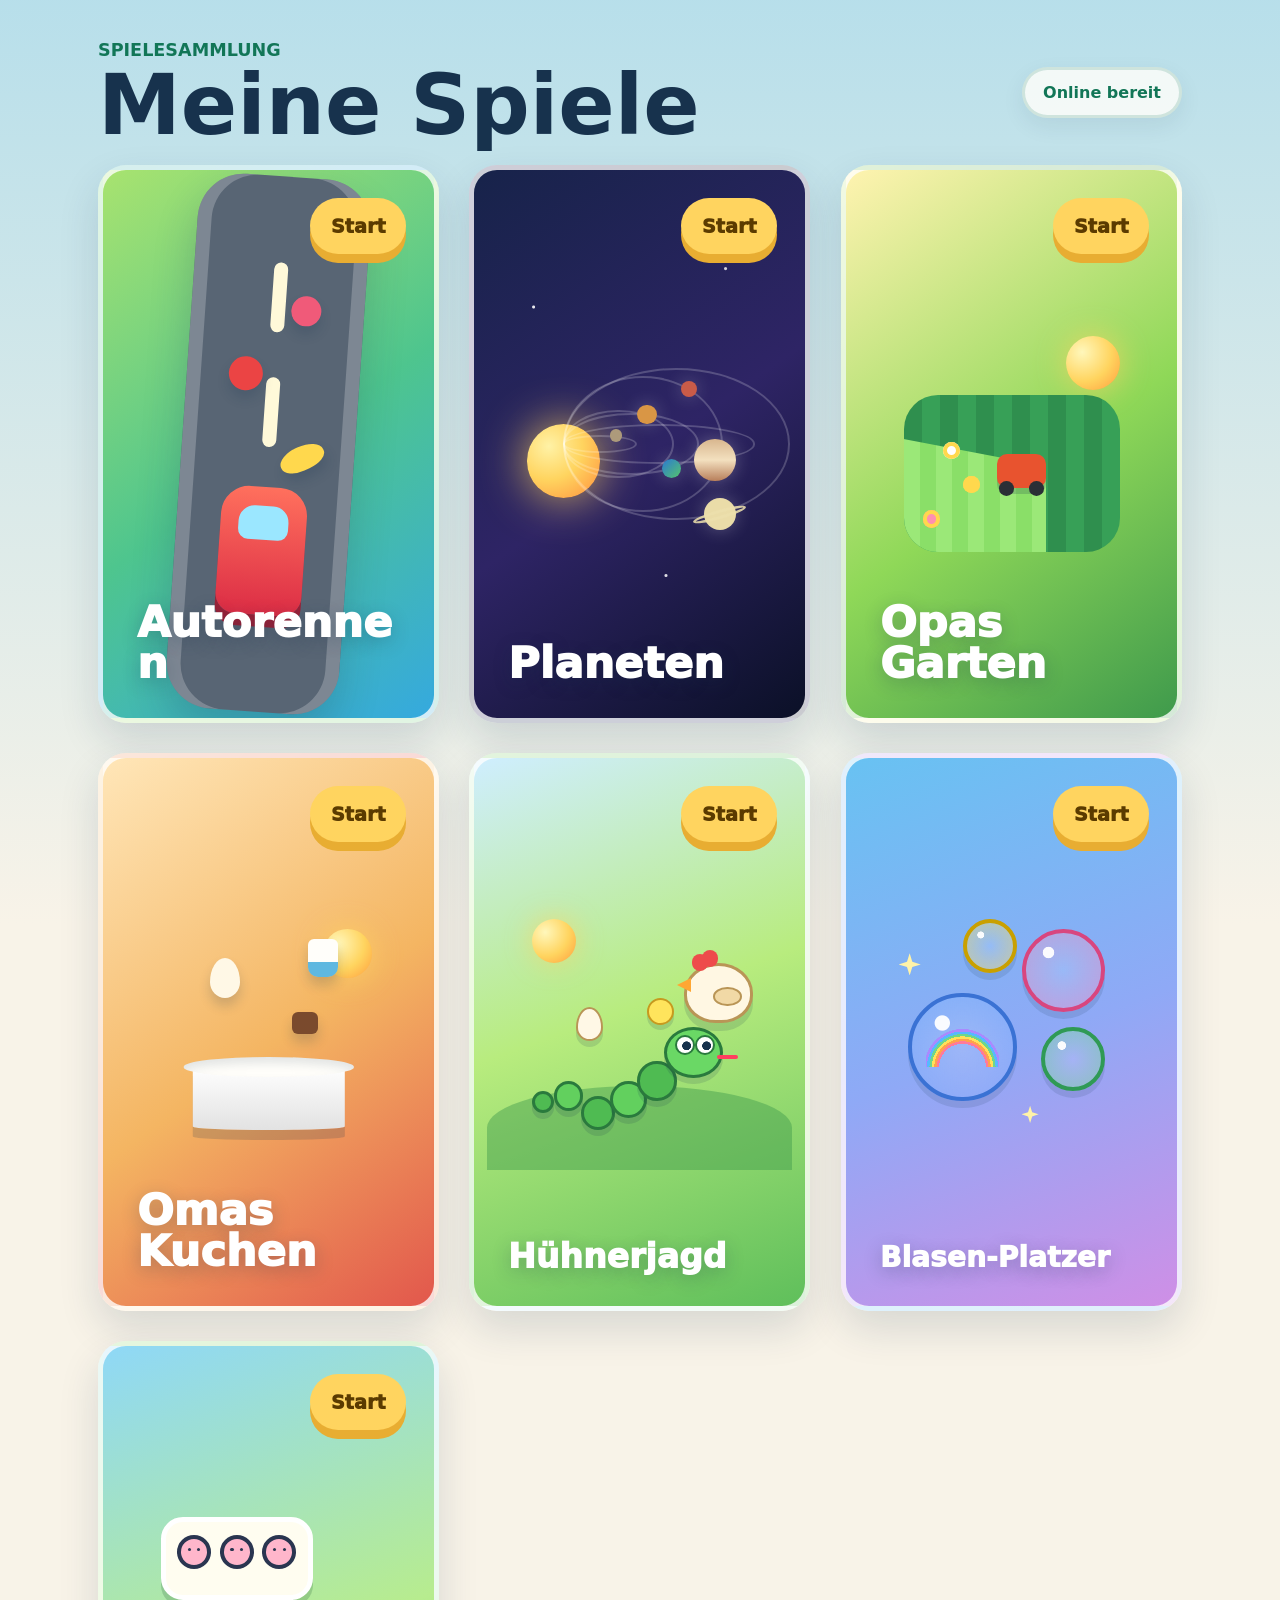
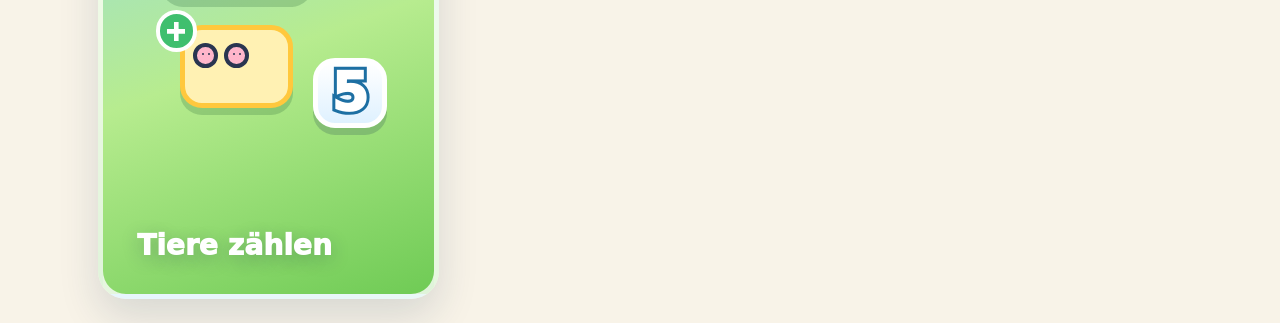
<file: index.html>
<!doctype html>
<html lang="de">
  <head>
    <meta charset="utf-8">
    <meta name="viewport" content="width=device-width, initial-scale=1, viewport-fit=cover">
    <meta name="theme-color" content="#33a474">
    <meta name="description" content="Eine private, werbefreie Spielesammlung für Kinder.">
    <meta name="apple-mobile-web-app-capable" content="yes">
    <meta name="apple-mobile-web-app-title" content="Meine Spiele">
    <meta name="apple-mobile-web-app-status-bar-style" content="default">
    <title>Meine Spiele</title>
    <link rel="manifest" href="./manifest.webmanifest">
    <link rel="apple-touch-icon" href="./assets/icons/apple-touch-icon.png">
    <link rel="icon" href="./assets/icons/icon.svg" type="image/svg+xml">
    <link rel="stylesheet" href="./css/style.css">
    <script type="module" src="./js/app.js"></script>
  </head>
  <body>
    <main class="app-shell" aria-labelledby="page-title">
      <header class="home-header">
        <div>
          <p class="eyebrow">Spielesammlung</p>
          <h1 id="page-title">Meine Spiele</h1>
        </div>
        <div class="status-pill" id="install-status" aria-live="polite">Bereit</div>
      </header>

      <section class="game-grid" aria-label="Verfügbare Spiele">
        <a class="game-tile racing-tile" href="./games/autorennen/" aria-label="Autorennen starten">
          <span class="tile-art" aria-hidden="true">
            <span class="road">
              <span class="road-line"></span>
              <span class="car-shape"></span>
              <span class="fruit-dot apple"></span>
              <span class="fruit-dot banana"></span>
              <span class="fruit-dot berry"></span>
            </span>
          </span>
          <span class="tile-badge" aria-hidden="true">Start</span>
          <span class="tile-label">
            <span class="tile-title">Autorennen</span>
          </span>
        </a>
        <a class="game-tile planets-tile" href="./games/planetennamen/" aria-label="Planetennamen starten">
          <span class="tile-art planet-tile-art" aria-hidden="true">
            <span class="mini-solar-system">
              <span class="mini-sun"></span>
              <span class="mini-orbit orbit-mercury"></span>
              <span class="mini-orbit orbit-venus"></span>
              <span class="mini-orbit orbit-earth"></span>
              <span class="mini-orbit orbit-mars"></span>
              <span class="mini-orbit orbit-jupiter"></span>
              <span class="mini-orbit orbit-saturn"></span>
              <span class="mini-planet mercury"></span>
              <span class="mini-planet venus"></span>
              <span class="mini-planet earth"></span>
              <span class="mini-planet mars"></span>
              <span class="mini-planet jupiter"></span>
              <span class="mini-planet saturn"></span>
            </span>
          </span>
          <span class="tile-badge" aria-hidden="true">Start</span>
          <span class="tile-label">
            <span class="tile-title">Planeten</span>
          </span>
        </a>
        <a class="game-tile garden-tile" href="./games/opa-maeht-den-rasen/" aria-label="Opa mäht den Rasen starten">
          <span class="tile-art garden-tile-art" aria-hidden="true">
            <span class="mini-garden">
              <span class="mini-garden-sun"></span>
              <span class="mini-lawn-high"></span>
              <span class="mini-lawn-mowed"></span>
              <span class="mini-flower f1"></span>
              <span class="mini-flower f2"></span>
              <span class="mini-flower f3"></span>
              <span class="mini-mower">
                <span class="mini-mower-wheel w1"></span>
                <span class="mini-mower-wheel w2"></span>
              </span>
            </span>
          </span>
          <span class="tile-badge" aria-hidden="true">Start</span>
          <span class="tile-label">
            <span class="tile-title">Opas Garten</span>
          </span>
        </a>
        <a class="game-tile kitchen-tile" href="./games/oma-backt-den-kuchen/" aria-label="Oma backt den Kuchen starten">
          <span class="tile-art" aria-hidden="true">
            <span class="mini-kitchen">
              <span class="mini-kitchen-sun"></span>
              <span class="ingredient-drop egg"></span>
              <span class="ingredient-drop milk"></span>
              <span class="ingredient-drop choco"></span>
              <span class="mini-bowl"></span>
            </span>
          </span>
          <span class="tile-badge" aria-hidden="true">Start</span>
          <span class="tile-label">
            <span class="tile-title">Omas Kuchen</span>
          </span>
        </a>
        <a class="game-tile hunt-tile" href="./games/huehnerjagd/" aria-label="Hühnerjagd starten">
          <span class="tile-art" aria-hidden="true">
            <span class="mini-hunt">
              <span class="mini-hunt-sun"></span>
              <span class="mini-hunt-hill"></span>
              <span class="mini-snake">
                <span class="mini-snake-seg s1"></span>
                <span class="mini-snake-seg s2"></span>
                <span class="mini-snake-seg s3"></span>
                <span class="mini-snake-seg s4"></span>
                <span class="mini-snake-seg s5"></span>
                <span class="mini-snake-head">
                  <span class="mini-snake-tongue"></span>
                </span>
              </span>
              <span class="mini-hen">
                <span class="mini-hen-wing"></span>
              </span>
              <span class="mini-chick"></span>
              <span class="mini-egg"></span>
            </span>
          </span>
          <span class="tile-badge" aria-hidden="true">Start</span>
          <span class="tile-label">
            <span class="tile-title">Hühnerjagd</span>
          </span>
        </a>
        <a class="game-tile bubble-tile" href="./games/blasen-platzer/" aria-label="Blasen-Platzer starten">
          <span class="tile-art" aria-hidden="true">
            <span class="mini-bubbles">
              <span class="mini-bubble b1"></span>
              <span class="mini-bubble b2"></span>
              <span class="mini-bubble b3"></span>
              <span class="mini-bubble b4"></span>
              <span class="mini-bubble-star s1"></span>
              <span class="mini-bubble-star s2"></span>
            </span>
          </span>
          <span class="tile-badge" aria-hidden="true">Start</span>
          <span class="tile-label">
            <span class="tile-title">Blasen-Platzer</span>
          </span>
        </a>
        <a class="game-tile count-tile" href="./games/tiere-zaehlen/" aria-label="Tiere zählen starten">
          <span class="tile-art" aria-hidden="true">
            <span class="mini-count">
              <span class="mini-count-island">
                <span class="mini-pig p1"></span>
                <span class="mini-pig p2"></span>
                <span class="mini-pig p3"></span>
              </span>
              <span class="mini-count-island plus">
                <span class="mini-pig p4"></span>
                <span class="mini-pig p5"></span>
              </span>
              <span class="mini-count-sign"></span>
              <span class="mini-count-card">5</span>
            </span>
          </span>
          <span class="tile-badge" aria-hidden="true">Start</span>
          <span class="tile-label">
            <span class="tile-title">Tiere zählen</span>
          </span>
        </a>
      </section>
    </main>
  </body>
</html>
</file>
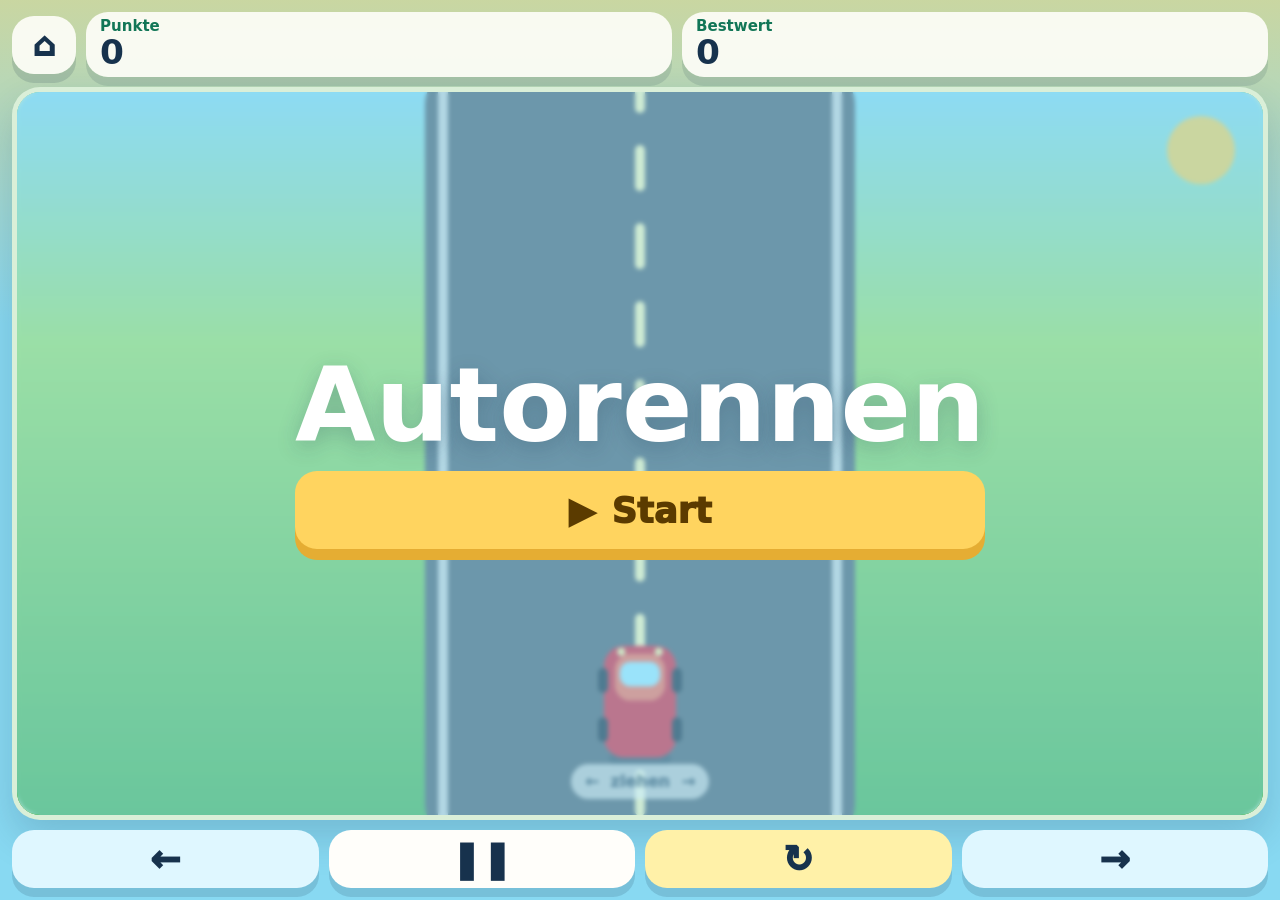
<file: games/autorennen/index.html>
<!doctype html>
<html lang="de">
  <head>
    <meta charset="utf-8">
    <meta name="viewport" content="width=device-width, initial-scale=1, viewport-fit=cover">
    <meta name="theme-color" content="#33a474">
    <meta name="apple-mobile-web-app-capable" content="yes">
    <meta name="apple-mobile-web-app-title" content="Autorennen">
    <meta name="apple-mobile-web-app-status-bar-style" content="default">
    <title>Autorennen</title>
    <link rel="manifest" href="../../manifest.webmanifest">
    <link rel="apple-touch-icon" href="../../assets/icons/apple-touch-icon.png">
    <link rel="icon" href="../../assets/icons/icon.svg" type="image/svg+xml">
    <link rel="stylesheet" href="./style.css">
    <script type="module" src="./game.js"></script>
  </head>
  <body>
    <main class="game-page">
      <div class="top-bar" aria-label="Spielwerte">
        <a class="icon-button home-button" href="../../" aria-label="Zur Spielesammlung">
          <span aria-hidden="true">&#8962;</span>
        </a>
        <div class="score-box">
          <span class="label">Punkte</span>
          <strong id="score">0</strong>
        </div>
        <div class="score-box">
          <span class="label">Bestwert</span>
          <strong id="highscore">0</strong>
        </div>
      </div>

      <section class="play-area" aria-label="Autorennen">
        <canvas id="game-canvas" aria-label="Autorennen Spielfeld"></canvas>
        <div class="touch-hint" aria-hidden="true">
          <span>&larr;</span>
          <span>ziehen</span>
          <span>&rarr;</span>
        </div>
        <div class="start-panel" id="start-panel">
          <h1>Autorennen</h1>
          <button class="primary-button" id="start-button" type="button">
            <span aria-hidden="true">&#9654;</span>
            <span>Start</span>
          </button>
        </div>
      </section>

      <div class="control-bar" aria-label="Spielsteuerung">
        <button class="control-button" id="left-button" type="button" aria-label="Nach links lenken">
          <span aria-hidden="true">&larr;</span>
        </button>
        <button class="control-button" id="pause-button" type="button" aria-label="Pause">
          <span aria-hidden="true">&#10074;&#10074;</span>
        </button>
        <button class="control-button" id="restart-button" type="button" aria-label="Neustart">
          <span aria-hidden="true">&#8635;</span>
        </button>
        <button class="control-button" id="right-button" type="button" aria-label="Nach rechts lenken">
          <span aria-hidden="true">&rarr;</span>
        </button>
      </div>
    </main>
  </body>
</html>
</file>
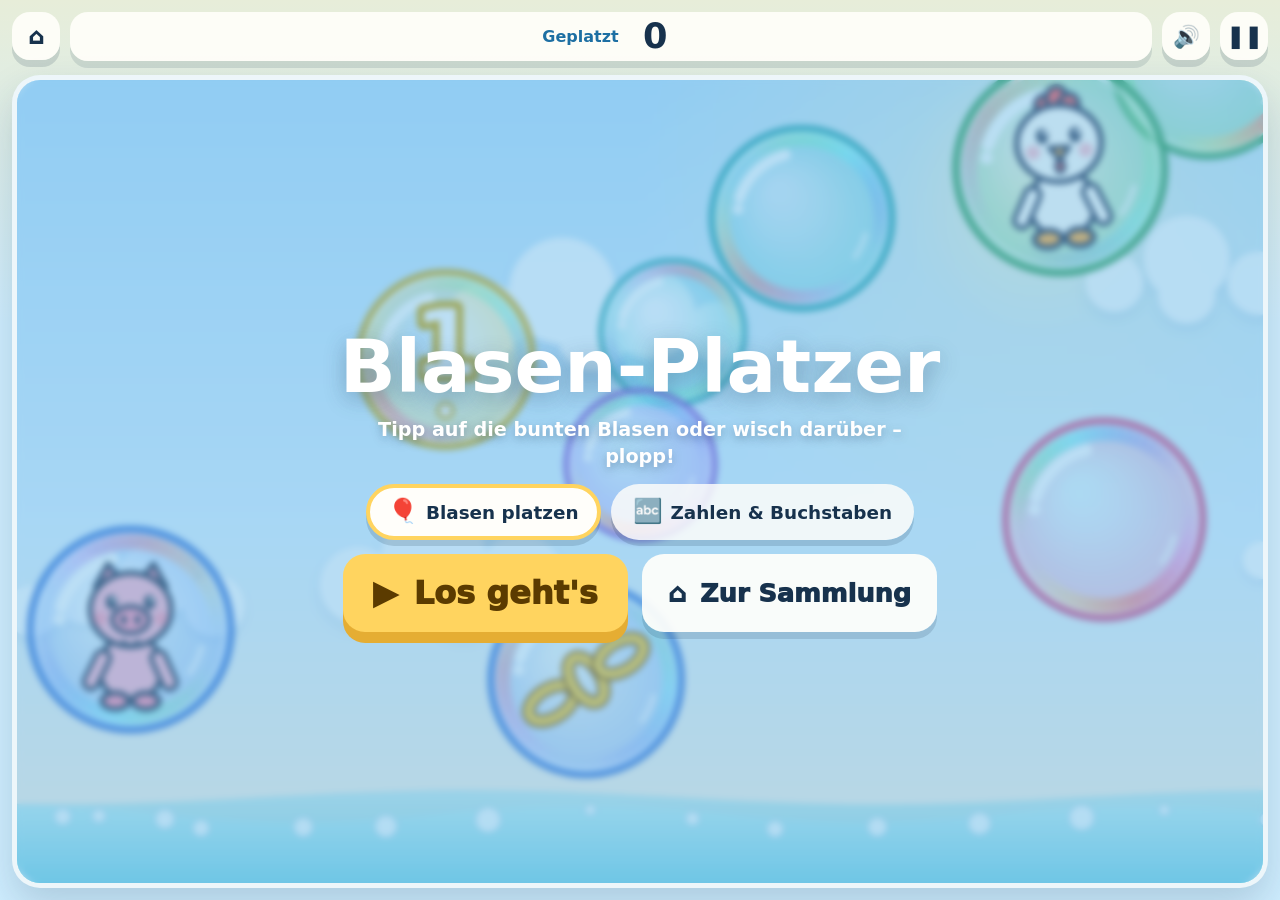
<file: games/blasen-platzer/index.html>
<!doctype html>
<html lang="de">
  <head>
    <meta charset="utf-8">
    <meta name="viewport" content="width=device-width, initial-scale=1, viewport-fit=cover">
    <meta name="theme-color" content="#9ed8f7">
    <meta name="apple-mobile-web-app-capable" content="yes">
    <meta name="apple-mobile-web-app-title" content="Blasen-Platzer">
    <meta name="apple-mobile-web-app-status-bar-style" content="default">
    <title>Blasen-Platzer</title>
    <link rel="manifest" href="../../manifest.webmanifest">
    <link rel="apple-touch-icon" href="../../assets/icons/apple-touch-icon.png">
    <link rel="icon" href="../../assets/icons/icon.svg" type="image/svg+xml">
    <link rel="stylesheet" href="./style.css">
    <script type="module" src="./js/main.js"></script>
  </head>
  <body>
    <main class="game-page">
      <div class="top-bar" aria-label="Spielwerte">
        <a class="icon-button home-button" href="../../" aria-label="Zur Spielesammlung">
          <span aria-hidden="true">&#8962;</span>
        </a>
        <div class="score-box">
          <span class="label" id="score-label">Geplatzt</span>
          <strong id="popped">0</strong>
        </div>
        <button class="icon-button sound-button" id="sound-button" type="button" aria-label="Ton an/aus">
          <span aria-hidden="true" id="sound-icon">&#128266;</span>
        </button>
        <button class="icon-button pause-button" id="pause-button" type="button" aria-label="Pause">
          <span aria-hidden="true">&#10074;&#10074;</span>
        </button>
      </div>

      <section class="play-area" aria-label="Blasen-Platzer Spielfeld">
        <canvas id="game-canvas" aria-label="Spielfeld: Bunte Seifenblasen antippen und platzen lassen"></canvas>

        <!-- Finde-Modus: das gesuchte Zeichen groß oben rechts; Tippen = noch einmal sagen -->
        <button class="target-card is-hidden" id="target-card" type="button" aria-label="Gesuchtes Zeichen anhören">
          <span class="target-symbol" id="target-symbol" aria-hidden="true"></span>
          <span class="target-caption" id="target-caption" aria-hidden="true"></span>
          <span class="target-speaker" aria-hidden="true">&#128266;</span>
        </button>

        <div class="start-panel" id="start-panel">
          <h1 id="panel-title">Blasen-Platzer</h1>
          <p class="panel-text" id="panel-text"></p>
          <div class="mode-picker" id="mode-picker" role="group" aria-label="Spielart wählen"></div>
          <div class="mode-picker mode-picker-small" id="kind-picker" role="group" aria-label="Zahlen oder Buchstaben wählen"></div>
          <div class="panel-buttons">
            <button class="primary-button" id="start-button" type="button">
              <span aria-hidden="true" id="start-button-icon">&#9654;</span>
              <span id="start-button-label">Los geht's</span>
            </button>
            <button class="secondary-button is-hidden" id="menu-button" type="button">
              <span aria-hidden="true">&#9776;</span>
              <span>Zur Auswahl</span>
            </button>
            <a class="secondary-button" id="home-link" href="../../">
              <span aria-hidden="true">&#8962;</span>
              <span>Zur Sammlung</span>
            </a>
          </div>
        </div>
      </section>
    </main>
  </body>
</html>
</file>
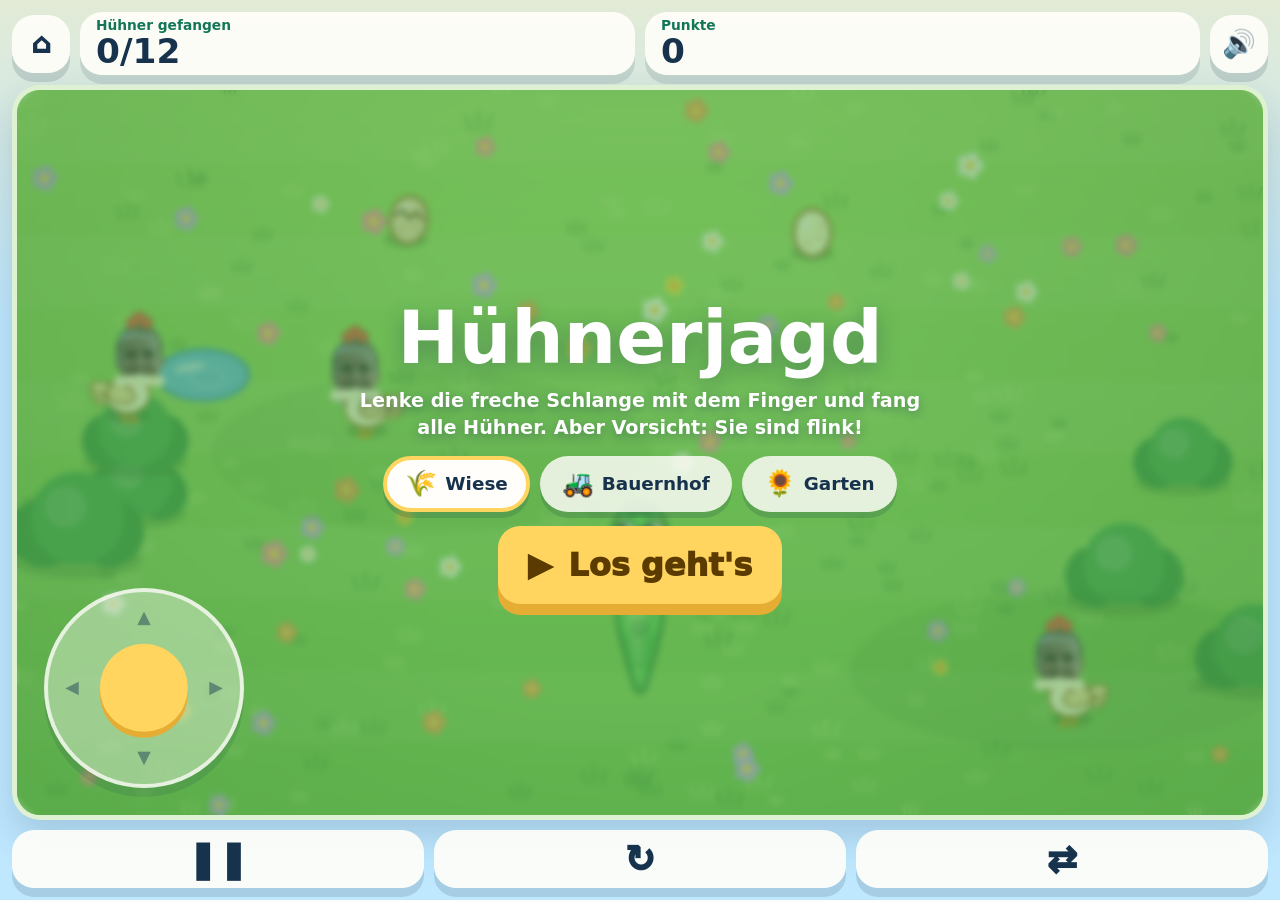
<file: games/huehnerjagd/index.html>
<!doctype html>
<html lang="de">
  <head>
    <meta charset="utf-8">
    <meta name="viewport" content="width=device-width, initial-scale=1, viewport-fit=cover">
    <meta name="theme-color" content="#5ebd57">
    <meta name="apple-mobile-web-app-capable" content="yes">
    <meta name="apple-mobile-web-app-title" content="Hühnerjagd">
    <meta name="apple-mobile-web-app-status-bar-style" content="default">
    <title>Hühnerjagd</title>
    <link rel="manifest" href="../../manifest.webmanifest">
    <link rel="apple-touch-icon" href="../../assets/icons/apple-touch-icon.png">
    <link rel="icon" href="../../assets/icons/icon.svg" type="image/svg+xml">
    <link rel="stylesheet" href="./style.css">
    <script type="module" src="./js/main.js"></script>
  </head>
  <body>
    <main class="game-page">
      <div class="top-bar" aria-label="Spielwerte">
        <a class="icon-button home-button" href="../../" aria-label="Zur Spielesammlung">
          <span aria-hidden="true">&#8962;</span>
        </a>
        <div class="score-box">
          <span class="label">Hühner gefangen</span>
          <strong id="caught">0/12</strong>
        </div>
        <div class="score-box">
          <span class="label">Punkte</span>
          <strong id="score">0</strong>
        </div>
        <button class="icon-button sound-button" id="sound-button" type="button" aria-label="Ton an/aus">
          <span aria-hidden="true" id="sound-icon">&#128266;</span>
        </button>
      </div>

      <section class="play-area" aria-label="Hühnerjagd Spielfeld">
        <canvas id="game-canvas" aria-label="Spielfeld: Mit der Schlange Hühner fangen"></canvas>

        <div class="pad" id="pad" aria-hidden="true">
          <div class="pad-base">
            <span class="pad-arrow up">&#9650;</span>
            <span class="pad-arrow down">&#9660;</span>
            <span class="pad-arrow left">&#9664;</span>
            <span class="pad-arrow right">&#9654;</span>
            <div class="pad-knob" id="pad-knob"></div>
          </div>
        </div>

        <div class="touch-hint is-hidden" id="touch-hint" aria-hidden="true">
          <span>&#128073;</span>
          <span>Mit dem Daumen im Kreis lenken</span>
        </div>

        <div class="start-panel" id="start-panel">
          <h1 id="panel-title">Hühnerjagd</h1>
          <p class="panel-text" id="panel-text"></p>
          <div class="level-picker" id="level-picker" role="group" aria-label="Level wählen"></div>
          <p class="panel-stats is-hidden" id="panel-stats"></p>
          <div class="panel-buttons">
            <button class="primary-button" id="start-button" type="button">
              <span aria-hidden="true" id="start-button-icon">&#9654;</span>
              <span id="start-button-label">Los geht's</span>
            </button>
            <button class="secondary-button is-hidden" id="next-button" type="button">
              <span>Nächstes Level</span>
              <span aria-hidden="true">&#9654;</span>
            </button>
          </div>
        </div>
      </section>

      <div class="control-bar" aria-label="Spielsteuerung">
        <button class="control-button" id="pause-button" type="button" aria-label="Pause">
          <span aria-hidden="true">&#10074;&#10074;</span>
        </button>
        <button class="control-button" id="restart-button" type="button" aria-label="Neustart">
          <span aria-hidden="true">&#8635;</span>
        </button>
        <button class="control-button" id="side-button" type="button" aria-label="Joystick auf die andere Seite">
          <span aria-hidden="true">&#8644;</span>
        </button>
      </div>
    </main>
  </body>
</html>
</file>
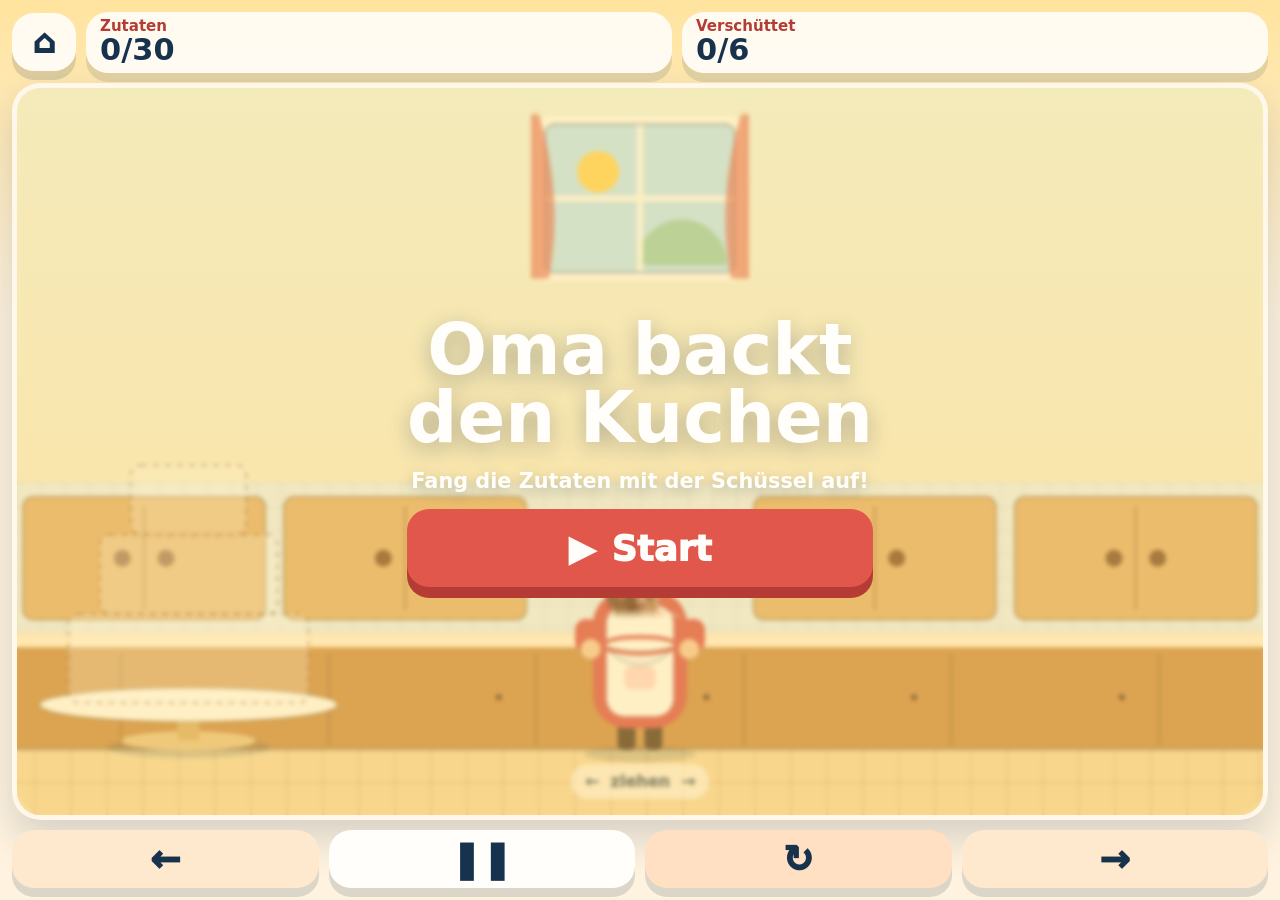
<file: games/oma-backt-den-kuchen/index.html>
<!doctype html>
<html lang="de">
  <head>
    <meta charset="utf-8">
    <meta name="viewport" content="width=device-width, initial-scale=1, viewport-fit=cover">
    <meta name="theme-color" content="#e2574c">
    <meta name="apple-mobile-web-app-capable" content="yes">
    <meta name="apple-mobile-web-app-title" content="Oma backt den Kuchen">
    <meta name="apple-mobile-web-app-status-bar-style" content="default">
    <title>Oma backt den Kuchen</title>
    <link rel="manifest" href="../../manifest.webmanifest">
    <link rel="apple-touch-icon" href="../../assets/icons/apple-touch-icon.png">
    <link rel="icon" href="../../assets/icons/icon.svg" type="image/svg+xml">
    <link rel="stylesheet" href="./style.css">
    <script type="module" src="./game.js"></script>
  </head>
  <body>
    <main class="game-page">
      <div class="top-bar" aria-label="Spielwerte">
        <a class="icon-button home-button" href="../../" aria-label="Zur Spielesammlung">
          <span aria-hidden="true">&#8962;</span>
        </a>
        <div class="score-box">
          <span class="label">Zutaten</span>
          <strong id="caught">0/30</strong>
        </div>
        <div class="score-box">
          <span class="label">Verschüttet</span>
          <strong id="missed">0/6</strong>
        </div>
      </div>

      <section class="play-area" aria-label="Oma backt den Kuchen">
        <canvas id="game-canvas" aria-label="Spielfeld: Zutaten auffangen"></canvas>
        <div class="touch-hint" aria-hidden="true">
          <span>&larr;</span>
          <span>ziehen</span>
          <span>&rarr;</span>
        </div>
        <div class="start-panel" id="start-panel">
          <h1>Oma backt<br>den Kuchen</h1>
          <p class="hint-text" id="hint-text">Fang die Zutaten mit der Schüssel auf!</p>
          <button class="primary-button" id="start-button" type="button">
            <span aria-hidden="true">&#9654;</span>
            <span>Start</span>
          </button>
        </div>
      </section>

      <div class="control-bar" aria-label="Spielsteuerung">
        <button class="control-button" id="left-button" type="button" aria-label="Nach links bewegen">
          <span aria-hidden="true">&larr;</span>
        </button>
        <button class="control-button" id="pause-button" type="button" aria-label="Pause">
          <span aria-hidden="true">&#10074;&#10074;</span>
        </button>
        <button class="control-button" id="restart-button" type="button" aria-label="Neustart">
          <span aria-hidden="true">&#8635;</span>
        </button>
        <button class="control-button" id="right-button" type="button" aria-label="Nach rechts bewegen">
          <span aria-hidden="true">&rarr;</span>
        </button>
      </div>
    </main>
  </body>
</html>
</file>
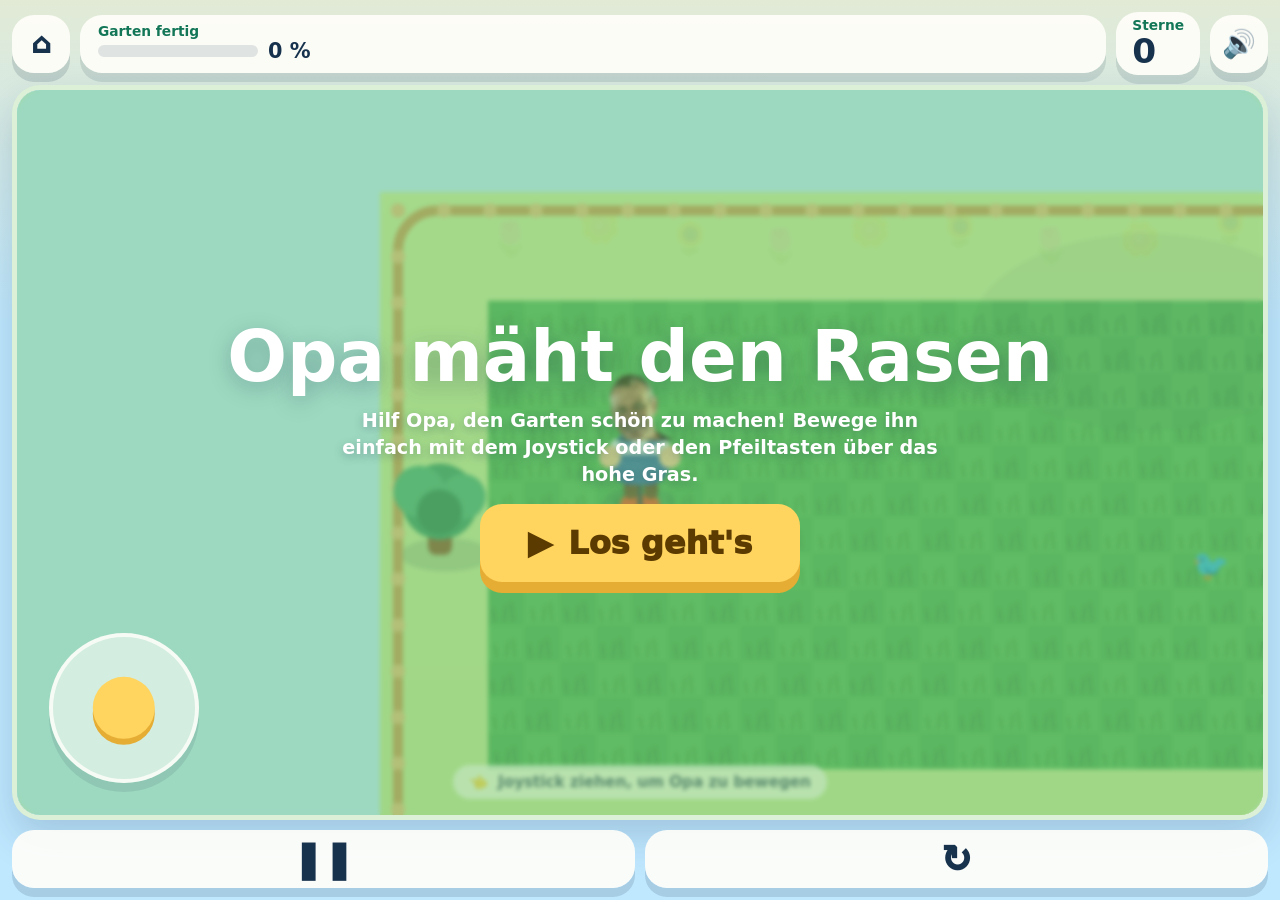
<file: games/opa-maeht-den-rasen/index.html>
<!doctype html>
<html lang="de">
  <head>
    <meta charset="utf-8">
    <meta name="viewport" content="width=device-width, initial-scale=1, viewport-fit=cover">
    <meta name="theme-color" content="#33a474">
    <meta name="apple-mobile-web-app-capable" content="yes">
    <meta name="apple-mobile-web-app-title" content="Opa maeht den Rasen">
    <meta name="apple-mobile-web-app-status-bar-style" content="default">
    <title>Opa mäht den Rasen</title>
    <link rel="manifest" href="../../manifest.webmanifest">
    <link rel="apple-touch-icon" href="../../assets/icons/apple-touch-icon.png">
    <link rel="icon" href="../../assets/icons/icon.svg" type="image/svg+xml">
    <link rel="stylesheet" href="./style.css">
    <script type="module" src="./js/main.js"></script>
  </head>
  <body>
    <main class="game-page">
      <div class="top-bar" aria-label="Spielwerte">
        <a class="icon-button home-button" href="../../" aria-label="Zur Spielesammlung">
          <span aria-hidden="true">&#8962;</span>
        </a>
        <div class="progress-box">
          <span class="label">Garten fertig</span>
          <div class="progress-track" aria-hidden="true">
            <div class="progress-fill" id="progress-fill"></div>
          </div>
          <strong id="progress-text">0 %</strong>
        </div>
        <div class="score-box">
          <span class="label">Sterne</span>
          <strong id="score">0</strong>
        </div>
        <button class="icon-button sound-button" id="sound-button" type="button" aria-label="Ton an/aus">
          <span aria-hidden="true" id="sound-icon">&#128266;</span>
        </button>
      </div>

      <section class="play-area" aria-label="Opas Garten">
        <canvas id="game-canvas" aria-label="Opas Garten Spielfeld"></canvas>

        <div class="joystick" id="joystick" aria-hidden="true">
          <div class="joystick-base">
            <div class="joystick-knob" id="joystick-knob"></div>
          </div>
        </div>

        <div class="touch-hint" id="touch-hint" aria-hidden="true">
          <span>&#128072;</span>
          <span>Joystick ziehen, um Opa zu bewegen</span>
        </div>

        <div class="start-panel" id="start-panel">
          <h1 id="panel-title">Opa mäht den Rasen</h1>
          <p class="panel-text" id="panel-text">
            Hilf Opa, den Garten schön zu machen! Bewege ihn einfach mit dem
            Joystick oder den Pfeiltasten über das hohe Gras.
          </p>
          <button class="primary-button" id="start-button" type="button">
            <span aria-hidden="true">&#9654;</span>
            <span id="start-button-label">Los geht's</span>
          </button>
        </div>
      </section>

      <div class="control-bar" aria-label="Spielsteuerung">
        <button class="control-button" id="pause-button" type="button" aria-label="Pause">
          <span aria-hidden="true">&#10074;&#10074;</span>
        </button>
        <button class="control-button" id="restart-button" type="button" aria-label="Neuer Garten">
          <span aria-hidden="true">&#8635;</span>
        </button>
      </div>
    </main>
  </body>
</html>
</file>
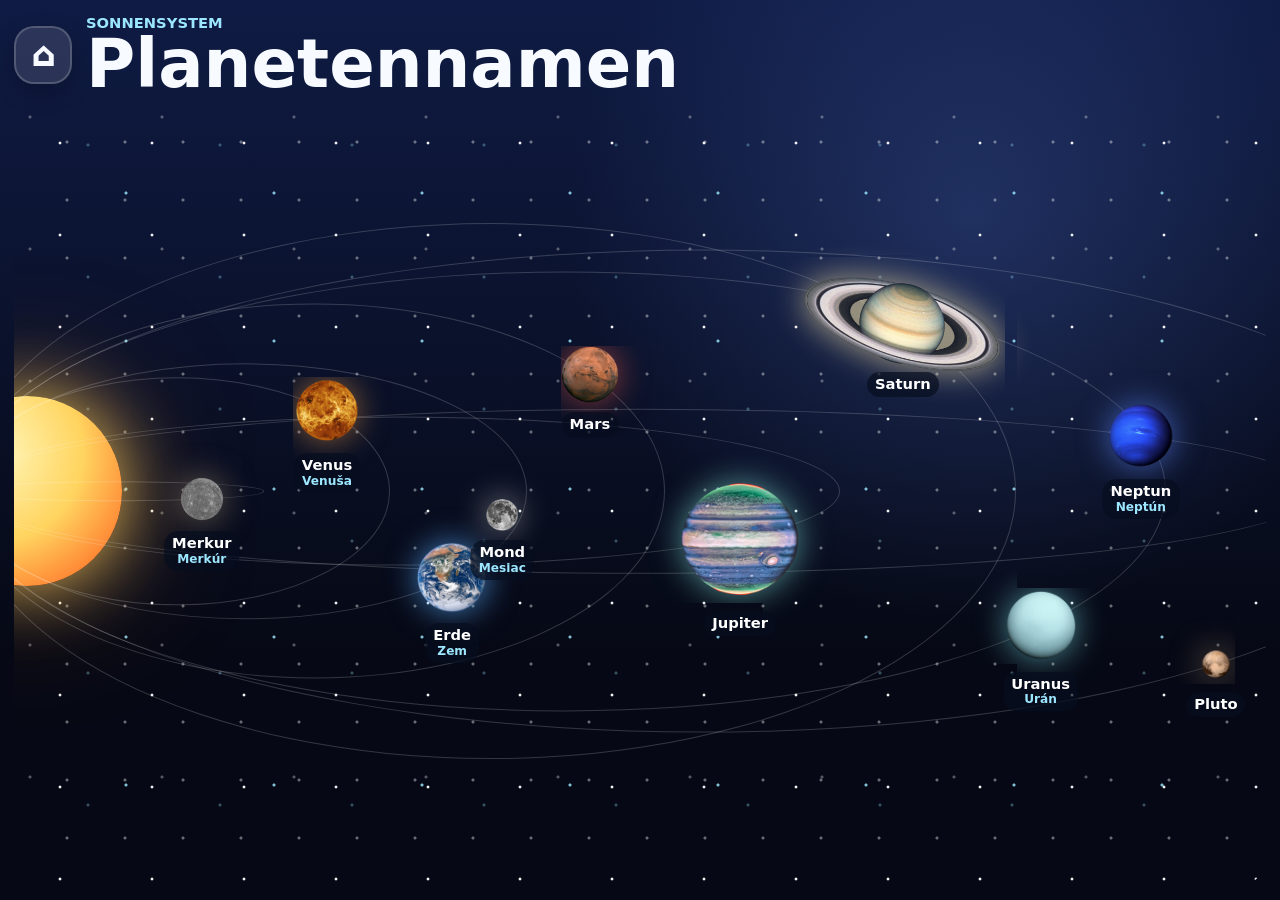
<file: games/planetennamen/index.html>
<!doctype html>
<html lang="de">
  <head>
    <meta charset="utf-8">
    <meta name="viewport" content="width=device-width, initial-scale=1, viewport-fit=cover">
    <meta name="theme-color" content="#111a3f">
    <meta name="apple-mobile-web-app-capable" content="yes">
    <meta name="apple-mobile-web-app-title" content="Planeten">
    <meta name="apple-mobile-web-app-status-bar-style" content="black-translucent">
    <title>Planetennamen</title>
    <link rel="manifest" href="../../manifest.webmanifest">
    <link rel="apple-touch-icon" href="../../assets/icons/apple-touch-icon.png">
    <link rel="icon" href="../../assets/icons/icon.svg" type="image/svg+xml">
    <link rel="stylesheet" href="./style.css">
    <script type="module" src="./game.js"></script>
  </head>
  <body>
    <main class="space-page">
      <header class="space-header">
        <a class="home-button" href="../../" aria-label="Zur Spielesammlung">
          <span aria-hidden="true">&#8962;</span>
        </a>
        <div>
          <p>Sonnensystem</p>
          <h1>Planetennamen</h1>
        </div>
      </header>

      <section class="solar-stage" aria-label="Sonnensystem mit anklickbaren Planeten">
        <div class="star-field" aria-hidden="true"></div>
        <div class="orbit-system" id="orbit-system"></div>
      </section>

      <section class="planet-panel" id="planet-panel" aria-live="polite">
        <button class="close-button" id="close-panel" type="button" aria-label="Detailansicht schliessen">&times;</button>
        <img class="planet-photo" id="planet-photo" src="./assets/earth-cutout.webp" alt="Bild der Erde">
        <div class="planet-copy">
          <p class="kind" id="planet-kind">Planet</p>
          <h2 id="planet-name">Erde</h2>
          <div class="language-grid" id="planet-info"></div>
          <p class="credit" id="planet-credit"></p>
        </div>
      </section>
    </main>
  </body>
</html>
</file>
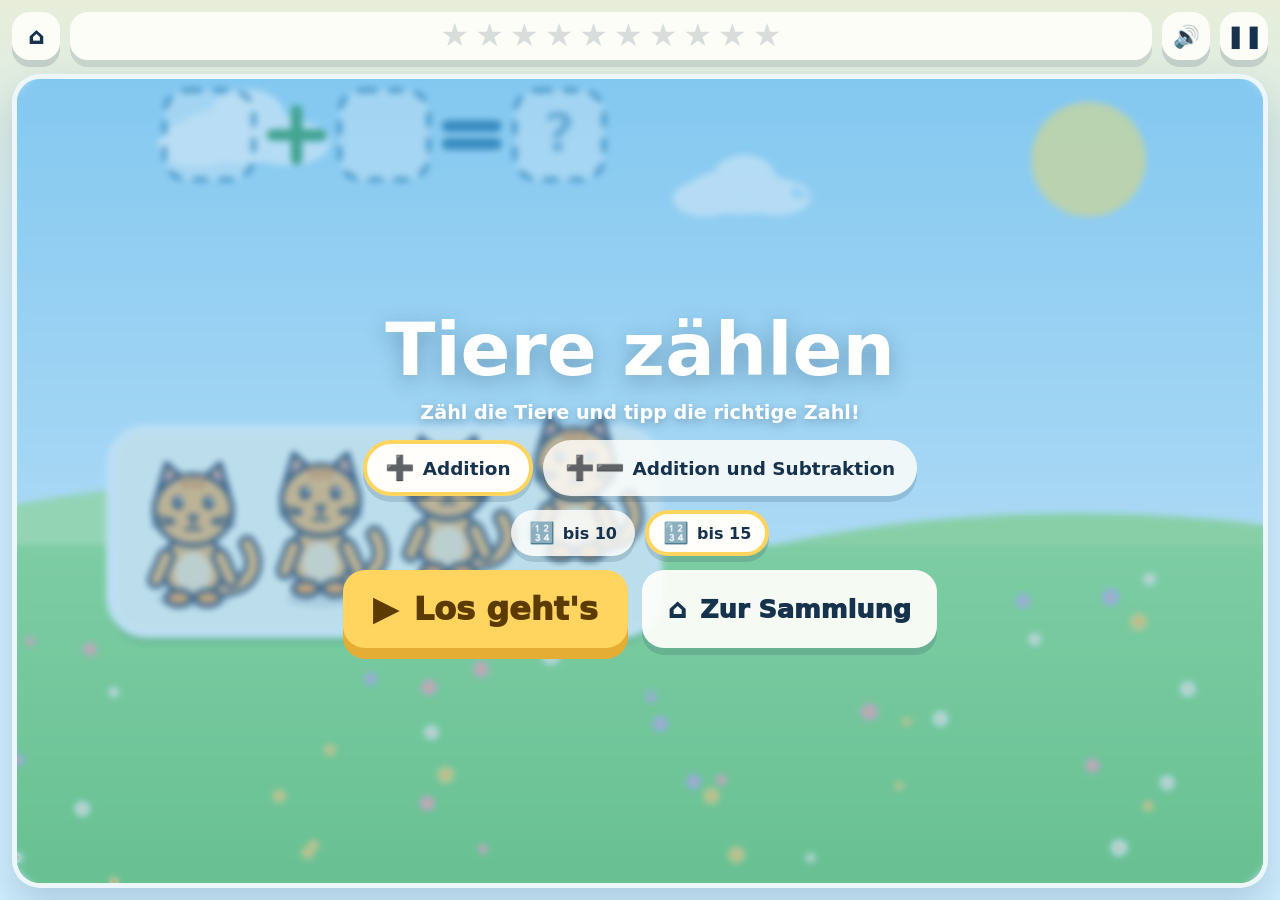
<file: games/tiere-zaehlen/index.html>
<!doctype html>
<html lang="de">
  <head>
    <meta charset="utf-8">
    <meta name="viewport" content="width=device-width, initial-scale=1, viewport-fit=cover">
    <meta name="theme-color" content="#9ed8f7">
    <meta name="apple-mobile-web-app-capable" content="yes">
    <meta name="apple-mobile-web-app-title" content="Tiere zählen">
    <meta name="apple-mobile-web-app-status-bar-style" content="default">
    <title>Tiere zählen</title>
    <link rel="manifest" href="../../manifest.webmanifest">
    <link rel="apple-touch-icon" href="../../assets/icons/apple-touch-icon.png">
    <link rel="icon" href="../../assets/icons/icon.svg" type="image/svg+xml">
    <link rel="stylesheet" href="./style.css">
    <script type="module" src="./js/main.js"></script>
  </head>
  <body>
    <main class="game-page">
      <div class="top-bar" aria-label="Spielwerte">
        <a class="icon-button home-button" href="../../" aria-label="Zur Spielesammlung">
          <span aria-hidden="true">&#8962;</span>
        </a>
        <div class="score-box" aria-label="Sterne">
          <span class="stars-row" id="stars-row" aria-hidden="true"></span>
        </div>
        <button class="icon-button sound-button" id="sound-button" type="button" aria-label="Ton an/aus">
          <span aria-hidden="true" id="sound-icon">&#128266;</span>
        </button>
        <button class="icon-button pause-button" id="pause-button" type="button" aria-label="Pause">
          <span aria-hidden="true">&#10074;&#10074;</span>
        </button>
      </div>

      <section class="play-area" aria-label="Tiere zählen Spielfeld">
        <canvas id="game-canvas" aria-label="Spielfeld: Tiere zählen und die richtige Zahl antippen"></canvas>

        <div class="start-panel" id="start-panel">
          <h1 id="panel-title">Tiere zählen</h1>
          <p class="panel-text" id="panel-text"></p>
          <div class="mode-picker" id="task-picker" role="group" aria-label="Plus, Minus oder Beides wählen"></div>
          <div class="mode-picker mode-picker-small" id="range-picker" role="group" aria-label="Zahlenraum wählen"></div>
          <div class="panel-buttons">
            <button class="primary-button" id="start-button" type="button">
              <span aria-hidden="true" id="start-button-icon">&#9654;</span>
              <span id="start-button-label">Los geht's</span>
            </button>
            <button class="secondary-button is-hidden" id="menu-button" type="button">
              <span aria-hidden="true">&#9776;</span>
              <span>Zur Auswahl</span>
            </button>
            <a class="secondary-button" id="home-link" href="../../">
              <span aria-hidden="true">&#8962;</span>
              <span>Zur Sammlung</span>
            </a>
          </div>
        </div>
      </section>
    </main>
  </body>
</html>
</file>
<file: css/style.css>
:root {
  color-scheme: light;
  --bg: #f8f3e8;
  --ink: #17324d;
  --muted: #55708a;
  --green: #33a474;
  --green-dark: #127657;
  --sun: #ffd45f;
  --sky: #71c9ed;
  --berry: #f05a79;
  --panel: #fffefa;
  --shadow: 0 18px 40px rgba(23, 50, 77, 0.14);
  --radius: 28px;
  font-family: ui-rounded, "SF Pro Rounded", "Avenir Next", system-ui, -apple-system, BlinkMacSystemFont, "Segoe UI", sans-serif;
}

* {
  box-sizing: border-box;
}

html,
body {
  min-height: 100%;
  margin: 0;
}

body {
  min-height: 100svh;
  overflow-y: auto;
  overflow-x: hidden;
  -webkit-overflow-scrolling: touch;
  background:
    linear-gradient(180deg, rgba(113, 201, 237, 0.48), rgba(248, 243, 232, 0.96) 48%),
    var(--bg);
  color: var(--ink);
  -webkit-tap-highlight-color: transparent;
  user-select: none;
}

a {
  color: inherit;
  text-decoration: none;
}

.app-shell {
  width: min(1120px, 100%);
  min-height: 100svh;
  margin: 0 auto;
  padding:
    max(22px, env(safe-area-inset-top))
    max(18px, env(safe-area-inset-right))
    max(24px, env(safe-area-inset-bottom))
    max(18px, env(safe-area-inset-left));
  display: flex;
  flex-direction: column;
  gap: clamp(18px, 4vw, 38px);
}

.home-header {
  display: flex;
  align-items: center;
  justify-content: space-between;
  gap: 16px;
  padding-top: clamp(4px, 2vw, 18px);
}

.eyebrow {
  margin: 0 0 6px;
  color: var(--green-dark);
  font-size: clamp(0.9rem, 2vw, 1.1rem);
  font-weight: 800;
  letter-spacing: 0;
  text-transform: uppercase;
}

h1 {
  margin: 0;
  font-size: clamp(2.4rem, 8vw, 5.2rem);
  line-height: 0.95;
}

.status-pill {
  flex: 0 0 auto;
  min-height: 48px;
  padding: 13px 18px;
  border: 3px solid rgba(18, 118, 87, 0.16);
  border-radius: 999px;
  background: rgba(255, 254, 250, 0.82);
  color: var(--green-dark);
  font-weight: 900;
  box-shadow: 0 8px 22px rgba(23, 50, 77, 0.08);
}

.game-grid {
  flex: 1;
  display: grid;
  grid-template-columns: repeat(auto-fit, minmax(min(100%, 260px), 1fr));
  align-content: start;
  gap: clamp(18px, 3vw, 30px);
}

.game-tile {
  position: relative;
  min-height: min(58svh, 460px);
  border: 5px solid rgba(255, 255, 255, 0.78);
  border-radius: var(--radius);
  overflow: hidden;
  background: linear-gradient(145deg, #a8e36f, #4ec58e 52%, #35a9df);
  box-shadow: var(--shadow);
  outline: none;
  transform: translateZ(0);
  touch-action: manipulation;
  container-type: inline-size;
}

.planets-tile {
  background:
    radial-gradient(circle at 18% 25%, rgba(255, 255, 255, 0.9) 0 1px, transparent 2px),
    radial-gradient(circle at 76% 18%, rgba(255, 255, 255, 0.8) 0 1px, transparent 2px),
    radial-gradient(circle at 58% 74%, rgba(255, 255, 255, 0.85) 0 1px, transparent 2px),
    linear-gradient(145deg, #17234a, #2e2465 52%, #0b1027);
}

.game-tile:focus-visible,
.game-tile:hover {
  border-color: var(--sun);
  box-shadow: 0 22px 52px rgba(23, 50, 77, 0.2);
}

.tile-art {
  position: absolute;
  inset: 0;
  display: grid;
  place-items: center;
  padding: 26px;
}

.planet-tile-art {
  overflow: hidden;
}

.mini-solar-system {
  position: relative;
  width: min(88%, 380px);
  aspect-ratio: 1;
}

.mini-sun {
  position: absolute;
  left: 4%;
  top: 42%;
  width: 30%;
  aspect-ratio: 1;
  border-radius: 50%;
  background: radial-gradient(circle at 30% 30%, #fff2a6, #ffd45f 46%, #ff8f3d);
  box-shadow: 0 0 46px rgba(255, 212, 95, 0.82);
}

.mini-orbit {
  position: absolute;
  border: 2px solid rgba(255, 255, 255, 0.2);
  border-radius: 50%;
}

.orbit-mercury {
  inset: 46.25% 51% 46.25% 19%;
}

.orbit-venus {
  inset: 36.04% 36% 36.04% 19%;
}

.orbit-earth {
  inset: 37.5% 26% 37.5% 19%;
}

.orbit-mars {
  inset: 22.38% 16% 22.38% 19%;
}

.orbit-jupiter {
  inset: 42.04% 3% 42.04% 19%;
}

.orbit-saturn {
  inset: 19.18% -11% 19.18% 19%;
}

.mini-planet {
  position: absolute;
  display: block;
  border-radius: 50%;
  box-shadow: 0 0 18px rgba(255, 255, 255, 0.26);
}

.mini-planet.mercury {
  left: 38%;
  top: 44.1%;
  width: 5%;
  aspect-ratio: 1;
  background: #ad9a7b;
}

.mini-planet.venus {
  left: 49%;
  top: 34%;
  width: 8%;
  aspect-ratio: 1;
  background: #d99645;
}

.mini-planet.earth {
  left: 59%;
  top: 56%;
  width: 8%;
  aspect-ratio: 1;
  background: linear-gradient(135deg, #2b79d3, #55c46d);
}

.mini-planet.mars {
  left: 67%;
  top: 24.2%;
  width: 6.5%;
  aspect-ratio: 1;
  background: #c95b48;
}

.mini-planet.jupiter {
  left: 72%;
  top: 48%;
  width: 17%;
  aspect-ratio: 1;
  background: linear-gradient(180deg, #d8b68e, #f3e0bf, #b87f5b);
}

.mini-planet.saturn {
  left: 76%;
  top: 72%;
  width: 13%;
  aspect-ratio: 1;
  background: #eadca8;
}

.mini-planet.saturn::before {
  content: "";
  position: absolute;
  inset: 36% -36%;
  border: 3px solid rgba(237, 224, 173, 0.86);
  border-radius: 50%;
  transform: rotate(-16deg);
}

.garden-tile {
  background: linear-gradient(145deg, #fff3b0, #8fd858 55%, #3f9a4c);
}

.mini-garden {
  position: relative;
  width: min(88%, 380px);
  aspect-ratio: 1;
}

.mini-garden-sun {
  position: absolute;
  right: 6%;
  top: 6%;
  width: 22%;
  aspect-ratio: 1;
  border-radius: 50%;
  background: radial-gradient(circle at 30% 30%, #fff7bb, #ffd45f 55%, #ff9d3d);
  box-shadow: 0 0 30px rgba(255, 212, 95, 0.7);
}

.mini-lawn-high {
  position: absolute;
  inset: 30% 6% 6% 6%;
  border-radius: 34px;
  background: repeating-linear-gradient(90deg, #2f8f4e 0 18px, #37a057 18px 36px);
}

.mini-lawn-mowed {
  position: absolute;
  left: 6%;
  bottom: 6%;
  width: 58%;
  height: 46%;
  background: repeating-linear-gradient(90deg, #9be878 0 16px, #8adf68 16px 32px);
  clip-path: polygon(0 0, 100% 24%, 100% 100%, 0 100%);
  border-radius: 0 0 0 34px;
}

.mini-flower {
  position: absolute;
  width: 7%;
  aspect-ratio: 1;
  border-radius: 50%;
  box-shadow: 0 0 0 4px #ffd84d inset;
}

.mini-flower.f1 {
  left: 14%;
  bottom: 16%;
  background: #ff8fb1;
}

.mini-flower.f2 {
  left: 30%;
  bottom: 30%;
  background: #ffd84d;
}

.mini-flower.f3 {
  left: 22%;
  bottom: 44%;
  background: #ffffff;
}

.mini-mower {
  position: absolute;
  left: 44%;
  bottom: 32%;
  width: 20%;
  height: 14%;
  border-radius: 10px;
  background: #e8532f;
  box-shadow: 0 6px 0 rgba(23, 50, 77, 0.2);
}

.mini-mower-wheel {
  position: absolute;
  bottom: -22%;
  width: 30%;
  aspect-ratio: 1;
  border-radius: 50%;
  background: #2b2f36;
}

.mini-mower-wheel.w1 {
  left: 4%;
}

.mini-mower-wheel.w2 {
  right: 4%;
}

.kitchen-tile {
  background: linear-gradient(145deg, #ffe6b8, #f4b562 52%, #e2574c);
}

.mini-kitchen {
  position: relative;
  width: min(88%, 380px);
  aspect-ratio: 1;
}

.mini-kitchen-sun {
  position: absolute;
  right: 8%;
  top: 8%;
  width: 20%;
  aspect-ratio: 1;
  border-radius: 50%;
  background: radial-gradient(circle at 30% 30%, #fff7bb, #ffd45f 55%, #ff9d3d);
  box-shadow: 0 0 28px rgba(255, 212, 95, 0.7);
}

.mini-bowl {
  position: absolute;
  left: 50%;
  bottom: 10%;
  width: 62%;
  height: 26%;
  transform: translateX(-50%);
  background: linear-gradient(180deg, #ffffff, #e2e2e2);
  border-radius: 0 0 999px 999px / 0 0 70% 70%;
  box-shadow: 0 10px 0 rgba(23, 50, 77, 0.18);
}

.mini-bowl::before {
  content: "";
  position: absolute;
  left: -6%;
  right: -6%;
  top: -14%;
  height: 30%;
  border-radius: 50%;
  background: #fffefa;
  box-shadow: inset 0 6px 10px rgba(23, 50, 77, 0.12);
}

.ingredient-drop {
  position: absolute;
  box-shadow: 0 8px 12px rgba(23, 50, 77, 0.18);
}

.ingredient-drop.egg {
  left: 26%;
  top: 20%;
  width: 30px;
  height: 40px;
  border-radius: 50% 50% 50% 50% / 60% 60% 40% 40%;
  background: #fff8e6;
}

.ingredient-drop.milk {
  right: 22%;
  top: 12%;
  width: 30px;
  height: 38px;
  border-radius: 6px 6px 10px 10px;
  background: linear-gradient(180deg, #fffefa 0 60%, #5fb8e0 60% 100%);
}

.ingredient-drop.choco {
  right: 30%;
  top: 42%;
  width: 26px;
  height: 22px;
  border-radius: 6px;
  background: #7a4a2d;
}

.road {
  position: relative;
  width: min(62%, 340px);
  height: 108%;
  border-radius: 46px;
  background: #586574;
  box-shadow:
    inset 14px 0 0 rgba(255, 255, 255, 0.22),
    inset -14px 0 0 rgba(255, 255, 255, 0.22),
    0 22px 40px rgba(23, 50, 77, 0.22);
  transform: rotate(4deg);
}

.road-line,
.road-line::before,
.road-line::after {
  position: absolute;
  left: 50%;
  width: 14px;
  height: 70px;
  border-radius: 999px;
  background: #fff9d9;
  transform: translateX(-50%);
}

.road-line {
  top: 16%;
}

.road-line::before,
.road-line::after {
  content: "";
}

.road-line::before {
  top: 115px;
}

.road-line::after {
  top: 230px;
}

.car-shape {
  position: absolute;
  left: 50%;
  bottom: 18%;
  width: 86px;
  height: 128px;
  border-radius: 28px 28px 20px 20px;
  background: linear-gradient(180deg, #ff705d, #dc2d45);
  transform: translateX(-50%);
  box-shadow: 0 12px 0 #9b2238;
}

.car-shape::before {
  content: "";
  position: absolute;
  top: 19px;
  left: 18px;
  right: 18px;
  height: 34px;
  border-radius: 16px 16px 10px 10px;
  background: #9be7ff;
}

.fruit-dot {
  position: absolute;
  display: block;
  border-radius: 50%;
  box-shadow: 0 8px 12px rgba(23, 50, 77, 0.18);
}

.fruit-dot.apple {
  left: 24%;
  top: 34%;
  width: 34px;
  height: 34px;
  background: #eb4444;
}

.fruit-dot.banana {
  right: 17%;
  top: 50%;
  width: 46px;
  height: 24px;
  border-radius: 50% 50% 44% 44%;
  background: #ffd84d;
  transform: rotate(-28deg);
}

.fruit-dot.berry {
  right: 25%;
  top: 22%;
  width: 30px;
  height: 30px;
  background: var(--berry);
}

.tile-label {
  position: absolute;
  left: clamp(18px, 4vw, 34px);
  right: clamp(18px, 4vw, 34px);
  bottom: clamp(18px, 4vw, 34px);
}

.tile-title {
  display: block;
  color: white;
  font-size: clamp(1.6rem, 7vw, 3.6rem);
  font-weight: 1000;
  line-height: 0.95;
  text-shadow: 0 5px 18px rgba(23, 50, 77, 0.26);
  overflow-wrap: break-word;
}

@supports (width: 1cqw) {
  .tile-title {
    font-size: clamp(1.6rem, 13cqw, 3.6rem);
  }
}

.tile-badge {
  position: absolute;
  top: clamp(16px, 3vw, 28px);
  right: clamp(16px, 3vw, 28px);
  z-index: 2;
  min-width: 96px;
  min-height: 56px;
  padding: 0 14px;
  display: inline-grid;
  place-items: center;
  border-radius: 999px;
  background: var(--sun);
  color: #5b3b00;
  font-size: 1.2rem;
  font-weight: 1000;
  box-shadow: 0 9px 0 #e8ad32;
}

@media (orientation: landscape) {
  .app-shell {
    gap: 20px;
  }

  .game-tile {
    min-height: 62svh;
  }
}

@media (max-width: 560px) {
  .home-header {
    align-items: flex-start;
    flex-direction: column;
  }

  .status-pill {
    min-height: 42px;
    padding: 10px 14px;
  }

  .game-tile {
    min-height: 58svh;
  }
}

/* Hühnerjagd-Kachel */
.hunt-tile {
  background: linear-gradient(160deg, #cfeeff 0%, #b8ec7e 46%, #5fbf5b 100%);
}

.mini-hunt {
  position: relative;
  width: min(88%, 380px);
  aspect-ratio: 1;
}

.mini-hunt-sun {
  position: absolute;
  left: 6%;
  top: 4%;
  width: 18%;
  aspect-ratio: 1;
  border-radius: 50%;
  background: radial-gradient(circle at 30% 30%, #fff7bb, #ffd45f 55%, #ff9d3d);
  box-shadow: 0 0 28px rgba(255, 212, 95, 0.7);
}

.mini-hunt-hill {
  position: absolute;
  left: -12%;
  right: -12%;
  bottom: -6%;
  height: 34%;
  border-radius: 50% 50% 0 0;
  background: rgba(63, 154, 76, 0.45);
}

.mini-snake-seg,
.mini-snake-head,
.mini-hen,
.mini-chick,
.mini-egg {
  position: absolute;
}

.mini-snake-seg {
  width: 15%;
  aspect-ratio: 1;
  border-radius: 50%;
  background: #4fbb52;
  border: 3px solid #2a7a3d;
  box-shadow: 0 6px 0 rgba(23, 50, 77, 0.14);
}

.mini-snake-seg.s1 { left: 6%; top: 74%; width: 9%; }
.mini-snake-seg.s2 { left: 15%; top: 70%; width: 12%; background: #62d05e; }
.mini-snake-seg.s3 { left: 26%; top: 76%; width: 14%; }
.mini-snake-seg.s4 { left: 38%; top: 70%; width: 15%; background: #62d05e; }
.mini-snake-seg.s5 { left: 49%; top: 62%; width: 16%; }

.mini-snake-head {
  left: 60%;
  top: 48%;
  width: 24%;
  aspect-ratio: 1.15;
  border-radius: 50%;
  background: #6ad865;
  border: 3px solid #2a7a3d;
  box-shadow: 0 6px 0 rgba(23, 50, 77, 0.14);
}

.mini-snake-head::before,
.mini-snake-head::after {
  content: "";
  position: absolute;
  top: 12%;
  width: 30%;
  aspect-ratio: 1;
  border-radius: 50%;
  background: radial-gradient(circle at 60% 55%, #17324d 0 32%, #fff 36%);
  border: 2px solid #2a7a3d;
}

.mini-snake-head::before { left: 14%; }
.mini-snake-head::after { left: 52%; }

.mini-snake-tongue {
  position: absolute;
  right: -34%;
  top: 56%;
  width: 40%;
  height: 4px;
  border-radius: 4px;
  background: #ff3f5f;
}

.mini-hen {
  right: 4%;
  top: 22%;
  width: 28%;
  aspect-ratio: 1.15;
  border-radius: 50% 50% 46% 46%;
  background: #fff7e3;
  border: 3px solid #b99556;
  box-shadow: 0 8px 0 rgba(23, 50, 77, 0.14);
}

.mini-hen::before {
  content: "";
  position: absolute;
  left: 8%;
  top: -22%;
  width: 26%;
  aspect-ratio: 1;
  border-radius: 50%;
  background: #ee4b4b;
  box-shadow: 10px -4px 0 #ee4b4b;
}

.mini-hen::after {
  content: "";
  position: absolute;
  left: -16%;
  top: 22%;
  border-style: solid;
  border-width: 7px 14px 7px 0;
  border-color: transparent #ffa733 transparent transparent;
}

.mini-hen-wing {
  position: absolute;
  right: 12%;
  top: 38%;
  width: 46%;
  height: 36%;
  border-radius: 50%;
  background: #f1d9a6;
  border: 2px solid #b99556;
}

.mini-chick {
  right: 36%;
  top: 36%;
  width: 11%;
  aspect-ratio: 1;
  border-radius: 50%;
  background: #ffe45c;
  border: 2px solid #c79a1f;
  box-shadow: 0 5px 0 rgba(23, 50, 77, 0.14);
}

.mini-egg {
  left: 24%;
  top: 40%;
  width: 11%;
  aspect-ratio: 0.8;
  border-radius: 50% 50% 50% 50% / 60% 60% 40% 40%;
  background: #fff8e6;
  border: 2px solid #b99556;
  box-shadow: 0 6px 0 rgba(23, 50, 77, 0.14);
}

@supports (width: 1cqw) {
  .hunt-tile .tile-title {
    font-size: clamp(1.4rem, 10cqw, 3.4rem);
  }
}

/* Blasen-Platzer-Kachel */
.bubble-tile {
  background: linear-gradient(160deg, #68c2f2 0%, #8fa9f6 52%, #cf8fe6 100%);
}

.mini-bubbles {
  position: relative;
  width: min(88%, 380px);
  aspect-ratio: 1;
}

.mini-bubble {
  position: absolute;
  aspect-ratio: 1;
  border-radius: 50%;
  border: 4px solid var(--bubble-line, #d8467f);
  background:
    radial-gradient(circle at 30% 26%, rgba(255, 255, 255, 0.95) 0 7%, transparent 8%),
    radial-gradient(circle at 50% 50%, rgba(255, 255, 255, 0.14), var(--bubble-fill, rgba(255, 143, 188, 0.45)));
  box-shadow: 0 7px 0 rgba(23, 50, 77, 0.12);
}

.mini-bubble.b1 {
  --bubble-line: #3a72d4;
  --bubble-fill: rgba(120, 172, 255, 0.45);
  left: 8%;
  top: 34%;
  width: 44%;
}

.mini-bubble.b1::after {
  content: "";
  position: absolute;
  left: 14%;
  right: 14%;
  top: 30%;
  height: 40%;
  background: radial-gradient(circle at 50% 100%, transparent 0 43%, #ff7a9a 43% 47.5%, #ffa24d 47.5% 52%, #ffe15a 52% 56.5%, #6fd68b 56.5% 61%, #56b9ff 61% 65.5%, #a98aff 65.5% 70%, transparent 70.5%);
}

.mini-bubble.b2 {
  left: 54%;
  top: 8%;
  width: 34%;
}

.mini-bubble.b3 {
  --bubble-line: #c9a000;
  --bubble-fill: rgba(255, 224, 92, 0.5);
  left: 30%;
  top: 4%;
  width: 22%;
}

.mini-bubble.b4 {
  --bubble-line: #2f9a55;
  --bubble-fill: rgba(120, 220, 144, 0.5);
  left: 62%;
  top: 48%;
  width: 26%;
}

.mini-bubble-star {
  position: absolute;
  width: 9%;
  aspect-ratio: 1;
  background: #fff3a8;
  clip-path: polygon(50% 0, 62% 38%, 100% 50%, 62% 62%, 50% 100%, 38% 62%, 0 50%, 38% 38%);
}

.mini-bubble-star.s1 {
  left: 4%;
  top: 18%;
}

.mini-bubble-star.s2 {
  left: 54%;
  top: 80%;
  width: 7%;
}

@supports (width: 1cqw) {
  .bubble-tile .tile-title {
    font-size: clamp(1.4rem, 8.5cqw, 3rem);
  }
}

/* Tiere-zählen-Kachel */
.count-tile {
  background: linear-gradient(160deg, #8fd8f7 0%, #b7ec8f 55%, #6fcb55 100%);
}

.mini-count {
  position: relative;
  width: min(88%, 380px);
  aspect-ratio: 1;
}

.mini-count-island {
  position: absolute;
  left: 6%;
  top: 8%;
  width: 62%;
  height: 34%;
  border: 5px solid #ffffff;
  border-radius: 22px;
  background: #fffdf0;
  box-shadow: 0 7px 0 rgba(23, 80, 40, 0.2);
}

.mini-count-island.plus {
  top: 52%;
  left: 14%;
  width: 46%;
  border-color: #ffc83d;
  background: #fff1b3;
}

.mini-pig {
  position: absolute;
  top: 18%;
  width: 24%;
  aspect-ratio: 1;
  border: 4px solid #2a3550;
  border-radius: 50%;
  background: #ffb6cb;
}

.mini-pig::before,
.mini-pig::after {
  content: "";
  position: absolute;
  top: 34%;
  width: 12%;
  aspect-ratio: 1;
  border-radius: 50%;
  background: #2a3550;
}

.mini-pig::before {
  left: 26%;
}

.mini-pig::after {
  right: 26%;
}

.mini-pig.p1,
.mini-pig.p4 {
  left: 8%;
}

.mini-pig.p2,
.mini-pig.p5 {
  left: 38%;
}

.mini-pig.p3 {
  left: 68%;
}

.mini-count-sign {
  position: absolute;
  left: 4%;
  top: 46%;
  width: 17%;
  aspect-ratio: 1;
  border: 4px solid #ffffff;
  border-radius: 50%;
  background:
    linear-gradient(#fff, #fff) center / 56% 14% no-repeat,
    linear-gradient(#fff, #fff) center / 14% 56% no-repeat,
    #3fbf6e;
}

.mini-count-card {
  position: absolute;
  right: 2%;
  bottom: 6%;
  width: 30%;
  aspect-ratio: 1.05;
  display: grid;
  place-items: center;
  border: 5px solid #ffffff;
  border-radius: 22px;
  background: linear-gradient(180deg, #ffffff, #dff1ff);
  box-shadow: 0 7px 0 rgba(23, 50, 77, 0.2);
  color: #ffffff;
  font-size: clamp(2.4rem, 16cqw, 5rem);
  font-weight: 1000;
  line-height: 1;
  -webkit-text-stroke: 6px #1d6fa3;
  paint-order: stroke fill;
}

@supports (width: 1cqw) {
  .count-tile .tile-title {
    font-size: clamp(1.4rem, 8.5cqw, 3rem);
  }
}
</file>
<file: games/autorennen/style.css>
:root {
  color-scheme: light;
  --ink: #17324d;
  --panel: rgba(255, 254, 250, 0.9);
  --green: #33a474;
  --green-dark: #127657;
  --sun: #ffd45f;
  --red: #f05a62;
  font-family: ui-rounded, "SF Pro Rounded", "Avenir Next", system-ui, -apple-system, BlinkMacSystemFont, "Segoe UI", sans-serif;
}

* {
  box-sizing: border-box;
}

html,
body {
  width: 100%;
  height: 100%;
  margin: 0;
}

body {
  overflow: hidden;
  background: #88d9f2;
  color: var(--ink);
  -webkit-tap-highlight-color: transparent;
  user-select: none;
}

button,
a {
  font: inherit;
}

a {
  color: inherit;
  text-decoration: none;
}

.game-page {
  width: 100%;
  height: 100svh;
  display: grid;
  grid-template-rows: auto 1fr auto;
  gap: 10px;
  padding:
    max(12px, env(safe-area-inset-top))
    max(12px, env(safe-area-inset-right))
    max(12px, env(safe-area-inset-bottom))
    max(12px, env(safe-area-inset-left));
  background:
    linear-gradient(180deg, rgba(255, 212, 95, 0.55), rgba(136, 217, 242, 0) 36%),
    #88d9f2;
}

.top-bar,
.control-bar {
  display: grid;
  align-items: center;
  gap: 10px;
  z-index: 2;
}

.top-bar {
  grid-template-columns: 64px 1fr 1fr;
}

.control-bar {
  grid-template-columns: repeat(4, minmax(58px, 1fr));
}

.icon-button,
.control-button,
.primary-button {
  min-height: 58px;
  border: 0;
  border-radius: 22px;
  background: var(--panel);
  color: var(--ink);
  box-shadow: 0 9px 0 rgba(23, 50, 77, 0.15);
  cursor: pointer;
  touch-action: manipulation;
}

.icon-button {
  display: grid;
  place-items: center;
  min-width: 58px;
  font-size: 2rem;
  font-weight: 1000;
}

.control-button {
  display: grid;
  place-items: center;
  min-width: 0;
  font-size: clamp(1.55rem, 5vw, 2.3rem);
  font-weight: 1000;
}

.control-button:active,
.control-button.is-held,
.icon-button:active,
.primary-button:active {
  transform: translateY(5px);
  box-shadow: 0 4px 0 rgba(23, 50, 77, 0.15);
}

.score-box {
  min-width: 0;
  min-height: 58px;
  display: grid;
  align-content: center;
  padding: 7px 14px;
  border-radius: 22px;
  background: var(--panel);
  box-shadow: 0 9px 0 rgba(23, 50, 77, 0.12);
}

.score-box .label {
  color: var(--green-dark);
  font-size: clamp(0.74rem, 2.2vw, 0.94rem);
  font-weight: 900;
  line-height: 1;
}

.score-box strong {
  overflow: hidden;
  font-size: clamp(1.28rem, 4.6vw, 2.15rem);
  line-height: 1.05;
  text-overflow: ellipsis;
}

.play-area {
  position: relative;
  min-height: 0;
  overflow: hidden;
  border: 5px solid rgba(255, 254, 250, 0.76);
  border-radius: 28px;
  background: #64c36e;
  box-shadow: 0 18px 38px rgba(23, 50, 77, 0.18);
  touch-action: none;
}

#game-canvas {
  display: block;
  width: 100%;
  height: 100%;
}

.touch-hint {
  position: absolute;
  left: 50%;
  bottom: 16px;
  display: flex;
  align-items: center;
  gap: 12px;
  padding: 8px 14px;
  border-radius: 999px;
  background: rgba(255, 254, 250, 0.65);
  color: rgba(23, 50, 77, 0.7);
  font-weight: 1000;
  transform: translateX(-50%);
  pointer-events: none;
}

.touch-hint {
  transition: opacity 0.6s ease;
}

.touch-hint.is-faded {
  opacity: 0;
}

.start-panel {
  position: absolute;
  inset: 0;
  display: grid;
  place-content: center;
  gap: 18px;
  padding: 24px;
  background: rgba(136, 217, 242, 0.42);
  backdrop-filter: blur(2px);
}

.start-panel.is-hidden {
  display: none;
}

.start-panel h1 {
  margin: 0;
  color: white;
  font-size: clamp(2.5rem, 12vw, 6.5rem);
  line-height: 0.92;
  text-align: center;
  text-shadow: 0 6px 22px rgba(23, 50, 77, 0.24);
}

.primary-button {
  min-width: min(78vw, 320px);
  min-height: 78px;
  display: inline-flex;
  align-items: center;
  justify-content: center;
  gap: 16px;
  padding: 0 30px;
  background: var(--sun);
  color: #5b3b00;
  font-size: clamp(1.45rem, 6vw, 2.2rem);
  font-weight: 1000;
  box-shadow: 0 11px 0 #e5ad33;
}

#pause-button {
  background: #fffefa;
}

#restart-button {
  background: #fff1a8;
}

#left-button,
#right-button {
  background: #dff7ff;
}

@media (orientation: landscape) and (max-height: 620px) {
  .game-page {
    grid-template-columns: minmax(150px, 190px) 1fr minmax(150px, 190px);
    grid-template-rows: 1fr;
    gap: 10px;
  }

  .top-bar,
  .control-bar {
    grid-template-columns: 1fr;
    align-content: start;
  }

  .play-area {
    height: 100%;
  }
}
</file>
<file: games/blasen-platzer/style.css>
:root {
  color-scheme: light;
  --ink: #17324d;
  --panel: rgba(255, 254, 250, 0.92);
  --sky: #3a9bd8;
  --sky-dark: #1d6fa3;
  --sun: #ffd45f;
  font-family: ui-rounded, "SF Pro Rounded", "Avenir Next", system-ui, -apple-system, BlinkMacSystemFont, "Segoe UI", sans-serif;
}

* {
  box-sizing: border-box;
}

html,
body {
  width: 100%;
  height: 100%;
  margin: 0;
}

body {
  overflow: hidden;
  overscroll-behavior: none;
  background: #cfeeff;
  color: var(--ink);
  -webkit-tap-highlight-color: transparent;
  -webkit-touch-callout: none;
  user-select: none;
  -webkit-user-select: none;
  touch-action: manipulation;
}

button,
a {
  font: inherit;
}

a {
  color: inherit;
  text-decoration: none;
}

.is-hidden {
  display: none !important;
}

.game-page {
  width: 100%;
  height: 100svh;
  display: grid;
  grid-template-rows: auto 1fr;
  gap: 14px;
  padding:
    max(12px, env(safe-area-inset-top))
    max(12px, env(safe-area-inset-right))
    max(12px, env(safe-area-inset-bottom))
    max(12px, env(safe-area-inset-left));
  background:
    linear-gradient(180deg, rgba(255, 236, 179, 0.5), rgba(207, 238, 255, 0) 36%),
    #cfeeff;
}

/* Obere Leiste: klein und weit weg von den Blasen, damit das Kind sie nicht ständig trifft. */
.top-bar {
  display: grid;
  grid-template-columns: 48px 1fr 48px 48px;
  align-items: center;
  gap: 10px;
  z-index: 2;
}

.icon-button,
.primary-button,
.secondary-button {
  min-height: 48px;
  border: 0;
  border-radius: 18px;
  background: var(--panel);
  color: var(--ink);
  box-shadow: 0 7px 0 rgba(23, 50, 77, 0.15);
  cursor: pointer;
  touch-action: manipulation;
}

.icon-button {
  display: grid;
  place-items: center;
  min-width: 48px;
  font-size: 1.35rem;
  font-weight: 1000;
}

.icon-button:active,
.primary-button:active,
.secondary-button:active {
  transform: translateY(4px);
  box-shadow: 0 3px 0 rgba(23, 50, 77, 0.15);
}

.sound-button.is-muted {
  color: rgba(23, 50, 77, 0.4);
}

.score-box {
  min-width: 0;
  min-height: 48px;
  display: flex;
  align-items: baseline;
  justify-content: center;
  gap: 12px;
  padding: 6px 16px;
  border-radius: 18px;
  background: var(--panel);
  box-shadow: 0 7px 0 rgba(23, 50, 77, 0.12);
}

.score-box .label {
  align-self: center;
  color: var(--sky-dark);
  font-size: clamp(0.8rem, 2.4vw, 1rem);
  font-weight: 900;
  line-height: 1.1;
}

.score-box strong {
  display: inline-block;
  min-width: 2ch;
  text-align: center;
  font-size: clamp(1.5rem, 5vw, 2.2rem);
  line-height: 1.05;
}

.score-box strong.bump {
  animation: bump 0.28s ease-out;
}

@keyframes bump {
  0% { transform: scale(1); }
  40% { transform: scale(1.22); }
  100% { transform: scale(1); }
}

.play-area {
  position: relative;
  min-height: 0;
  overflow: hidden;
  border: 5px solid rgba(255, 254, 250, 0.76);
  border-radius: 28px;
  background: #b6e0fb;
  box-shadow: 0 18px 38px rgba(23, 50, 77, 0.18);
  touch-action: none;
}

#game-canvas {
  display: block;
  width: 100%;
  height: 100%;
  touch-action: none;
}

.start-panel {
  position: absolute;
  inset: 0;
  display: grid;
  place-content: center;
  justify-items: center;
  gap: 14px;
  padding: 20px;
  overflow-y: auto;
  background: rgba(96, 178, 232, 0.42);
  backdrop-filter: blur(3px);
  -webkit-backdrop-filter: blur(3px);
  text-align: center;
}

.start-panel h1 {
  margin: 0;
  color: white;
  font-size: clamp(2.2rem, 9vw, 4.6rem);
  line-height: 0.98;
  text-shadow: 0 6px 22px rgba(23, 50, 77, 0.32);
}

.panel-text {
  max-width: 44ch;
  margin: 0;
  color: white;
  font-size: clamp(0.95rem, 3vw, 1.2rem);
  font-weight: 800;
  line-height: 1.4;
  text-shadow: 0 3px 10px rgba(23, 50, 77, 0.35);
}

.panel-buttons {
  display: flex;
  flex-wrap: wrap;
  justify-content: center;
  gap: 14px;
}

.primary-button {
  min-width: min(78vw, 280px);
  min-height: 78px;
  display: inline-flex;
  align-items: center;
  justify-content: center;
  gap: 16px;
  padding: 0 30px;
  border-radius: 22px;
  background: var(--sun);
  color: #5b3b00;
  font-size: clamp(1.3rem, 5.5vw, 2rem);
  font-weight: 1000;
  box-shadow: 0 11px 0 #e5ad33;
}

.secondary-button {
  min-width: min(78vw, 240px);
  min-height: 78px;
  display: inline-flex;
  align-items: center;
  justify-content: center;
  gap: 14px;
  padding: 0 26px;
  border-radius: 22px;
  font-size: clamp(1.1rem, 4.4vw, 1.6rem);
  font-weight: 1000;
}

/* Auswahl im Start-Panel (im Stil der Level-Chips der Hühnerjagd) */
.mode-picker {
  display: flex;
  flex-wrap: wrap;
  justify-content: center;
  gap: 10px;
}

.mode-chip {
  min-height: 56px;
  display: inline-flex;
  align-items: center;
  gap: 8px;
  padding: 0 18px;
  border: 4px solid transparent;
  border-radius: 999px;
  background: rgba(255, 254, 250, 0.82);
  color: var(--ink);
  font-size: clamp(0.95rem, 3vw, 1.15rem);
  font-weight: 900;
  box-shadow: 0 6px 0 rgba(23, 50, 77, 0.16);
  cursor: pointer;
  touch-action: manipulation;
}

.mode-chip-icon {
  font-size: 1.3em;
  line-height: 1;
}

.mode-chip.is-active {
  border-color: var(--sun);
  background: #fffefa;
}

.mode-chip:active {
  transform: translateY(3px);
  box-shadow: 0 3px 0 rgba(23, 50, 77, 0.16);
}

.mode-picker-small .mode-chip {
  min-height: 46px;
  padding: 0 14px;
  font-size: clamp(0.85rem, 2.6vw, 1rem);
}

/* Zielkarte (Finde-Modus): groß oben rechts im Spielfeld, deutlich unter dem Pause-Knopf. */
.target-card {
  --card-w: calc(var(--u, 1) * 128px);
  position: absolute;
  top: 12px;
  right: 12px;
  z-index: 3;
  width: var(--card-w);
  display: grid;
  justify-items: center;
  gap: 0;
  padding: calc(var(--u, 1) * 6px) 6px calc(var(--u, 1) * 8px);
  border: 5px solid rgba(255, 254, 250, 0.9);
  border-radius: 26px;
  background: linear-gradient(180deg, #fffefa, #e6f5ff);
  color: var(--ink);
  box-shadow: 0 9px 0 rgba(23, 50, 77, 0.16), 0 14px 26px rgba(23, 50, 77, 0.16);
  cursor: pointer;
  touch-action: none;
}

.target-symbol {
  display: block;
  min-width: 1ch;
  color: #ffffff;
  font-size: calc(var(--u, 1) * 90px);
  font-weight: 1000;
  line-height: 1.02;
  -webkit-text-stroke: calc(var(--u, 1) * 9px) var(--sky-dark);
  paint-order: stroke fill;
  text-shadow: 0 4px 0 rgba(23, 50, 77, 0.12);
}

.target-symbol.is-wide {
  font-size: calc(var(--u, 1) * 68px);
  line-height: 1.3;
}

.target-caption {
  color: var(--sky-dark);
  font-size: calc(var(--u, 1) * 14px);
  font-weight: 900;
  line-height: 1.1;
  white-space: nowrap;
}

.target-speaker {
  position: absolute;
  left: -14px;
  top: -14px;
  width: calc(var(--u, 1) * 36px);
  height: calc(var(--u, 1) * 36px);
  display: grid;
  place-items: center;
  border-radius: 50%;
  background: var(--sun);
  box-shadow: 0 4px 0 #e5ad33;
  font-size: calc(var(--u, 1) * 20px);
  line-height: 1;
}

.target-card.is-new {
  animation: card-new 0.9s ease-out;
}

.target-card.is-tap {
  animation: card-tap 0.32s ease-out;
}

/* Sanft hervorgehoben: kurz größer, weicher Glanz – kein Blinken. */
@keyframes card-new {
  0% { transform: scale(0.82); box-shadow: 0 9px 0 rgba(23, 50, 77, 0.16), 0 0 0 0 rgba(255, 212, 95, 0); }
  45% { transform: scale(1.14); box-shadow: 0 9px 0 rgba(23, 50, 77, 0.16), 0 0 0 14px rgba(255, 212, 95, 0.55); }
  100% { transform: scale(1); box-shadow: 0 9px 0 rgba(23, 50, 77, 0.16), 0 0 0 0 rgba(255, 212, 95, 0); }
}

@keyframes card-tap {
  0% { transform: scale(1); }
  40% { transform: scale(1.08); }
  100% { transform: scale(1); }
}

@media (orientation: landscape) and (max-height: 620px) {
  .game-page {
    gap: 8px;
  }

  .mode-chip {
    min-height: 48px;
  }

  .mode-picker-small .mode-chip {
    min-height: 40px;
  }

  .start-panel {
    gap: 8px;
    padding: 12px;
  }

  .primary-button,
  .secondary-button {
    min-height: 62px;
  }
}

@media (prefers-reduced-motion: reduce) {
  .score-box strong.bump,
  .target-card.is-new,
  .target-card.is-tap {
    animation: none;
  }
}
</file>
<file: games/huehnerjagd/style.css>
:root {
  color-scheme: light;
  --ink: #17324d;
  --panel: rgba(255, 254, 250, 0.92);
  --green: #33a474;
  --green-dark: #127657;
  --sun: #ffd45f;
  font-family: ui-rounded, "SF Pro Rounded", "Avenir Next", system-ui, -apple-system, BlinkMacSystemFont, "Segoe UI", sans-serif;
}

* {
  box-sizing: border-box;
}

html,
body {
  width: 100%;
  height: 100%;
  margin: 0;
}

body {
  overflow: hidden;
  overscroll-behavior: none;
  background: #bfe8ff;
  color: var(--ink);
  -webkit-tap-highlight-color: transparent;
  -webkit-touch-callout: none;
  user-select: none;
  -webkit-user-select: none;
}

button,
a {
  font: inherit;
}

a {
  color: inherit;
  text-decoration: none;
}

.is-hidden {
  display: none !important;
}

.game-page {
  width: 100%;
  height: 100svh;
  display: grid;
  grid-template-rows: auto 1fr auto;
  gap: 10px;
  padding:
    max(12px, env(safe-area-inset-top))
    max(12px, env(safe-area-inset-right))
    max(12px, env(safe-area-inset-bottom))
    max(12px, env(safe-area-inset-left));
  background:
    linear-gradient(180deg, rgba(255, 236, 179, 0.55), rgba(191, 232, 255, 0) 36%),
    #bfe8ff;
}

.top-bar,
.control-bar {
  display: grid;
  align-items: center;
  gap: 10px;
  z-index: 2;
}

.top-bar {
  grid-template-columns: 58px 1fr 1fr 58px;
}

.control-bar {
  grid-template-columns: repeat(3, minmax(58px, 1fr));
}

.icon-button,
.control-button,
.primary-button,
.secondary-button {
  min-height: 58px;
  border: 0;
  border-radius: 22px;
  background: var(--panel);
  color: var(--ink);
  box-shadow: 0 9px 0 rgba(23, 50, 77, 0.15);
  cursor: pointer;
  touch-action: manipulation;
}

.icon-button {
  display: grid;
  place-items: center;
  min-width: 58px;
  font-size: 1.7rem;
  font-weight: 1000;
}

.control-button {
  display: grid;
  place-items: center;
  min-width: 0;
  font-size: clamp(1.55rem, 5vw, 2.3rem);
  font-weight: 1000;
}

.control-button:active,
.icon-button:active,
.primary-button:active,
.secondary-button:active {
  transform: translateY(5px);
  box-shadow: 0 4px 0 rgba(23, 50, 77, 0.15);
}

.sound-button.is-muted {
  color: rgba(23, 50, 77, 0.4);
}

.score-box {
  min-width: 0;
  min-height: 58px;
  display: grid;
  align-content: center;
  padding: 6px 16px;
  border-radius: 22px;
  background: var(--panel);
  box-shadow: 0 9px 0 rgba(23, 50, 77, 0.12);
}

.score-box .label {
  color: var(--green-dark);
  font-size: clamp(0.68rem, 2vw, 0.86rem);
  font-weight: 900;
  line-height: 1.1;
}

.score-box strong {
  overflow: hidden;
  font-size: clamp(1.28rem, 4.6vw, 2.15rem);
  line-height: 1.05;
  text-overflow: ellipsis;
}

.play-area {
  position: relative;
  min-height: 0;
  overflow: hidden;
  border: 5px solid rgba(255, 254, 250, 0.76);
  border-radius: 28px;
  background: #78c957;
  box-shadow: 0 18px 38px rgba(23, 50, 77, 0.18);
  touch-action: none;
}

#game-canvas {
  display: block;
  width: 100%;
  height: 100%;
  touch-action: none;
}

.touch-hint {
  position: absolute;
  left: 50%;
  top: 14px;
  display: flex;
  align-items: center;
  gap: 10px;
  padding: 8px 16px;
  border-radius: 999px;
  background: rgba(255, 254, 250, 0.78);
  color: rgba(23, 50, 77, 0.8);
  font-weight: 900;
  font-size: clamp(0.8rem, 2.4vw, 0.95rem);
  transform: translateX(-50%);
  pointer-events: none;
  white-space: nowrap;
}

.pad {
  position: absolute;
  left: clamp(12px, 3vmin, 28px);
  bottom: clamp(12px, 3vmin, 28px);
  width: clamp(130px, 24vmin, 200px);
  aspect-ratio: 1;
  z-index: 3;
  touch-action: none;
}

.pad.is-right {
  left: auto;
  right: clamp(12px, 3vmin, 28px);
}

.pad-base {
  position: relative;
  width: 100%;
  height: 100%;
  border-radius: 50%;
  background: rgba(255, 254, 250, 0.38);
  border: 4px solid rgba(255, 254, 250, 0.75);
  box-shadow: 0 9px 0 rgba(23, 50, 77, 0.12);
}

.pad.is-active .pad-base {
  background: rgba(255, 254, 250, 0.5);
}

.pad-arrow {
  position: absolute;
  color: rgba(23, 50, 77, 0.45);
  font-size: clamp(0.8rem, 2.4vmin, 1.1rem);
  line-height: 1;
  pointer-events: none;
}

.pad-arrow.up { left: 50%; top: 9%; transform: translateX(-50%); }
.pad-arrow.down { left: 50%; bottom: 9%; transform: translateX(-50%); }
.pad-arrow.left { left: 9%; top: 50%; transform: translateY(-50%); }
.pad-arrow.right { right: 9%; top: 50%; transform: translateY(-50%); }

.pad-knob {
  position: absolute;
  left: 50%;
  top: 50%;
  width: 46%;
  height: 46%;
  border-radius: 50%;
  background: var(--sun);
  box-shadow: 0 6px 0 #e5ad33;
  transform: translate(-50%, -50%);
  pointer-events: none;
}

.pad.is-active .pad-knob {
  box-shadow: 0 3px 0 #e5ad33;
}

.start-panel {
  position: absolute;
  inset: 0;
  display: grid;
  place-content: center;
  justify-items: center;
  gap: 14px;
  padding: 20px;
  overflow-y: auto;
  background: rgba(74, 160, 70, 0.5);
  backdrop-filter: blur(3px);
  -webkit-backdrop-filter: blur(3px);
  text-align: center;
}

.start-panel h1 {
  margin: 0;
  color: white;
  font-size: clamp(2.2rem, 9vw, 4.6rem);
  line-height: 0.98;
  text-shadow: 0 6px 22px rgba(23, 50, 77, 0.32);
}

.panel-text {
  max-width: 44ch;
  margin: 0;
  color: white;
  font-size: clamp(0.95rem, 3vw, 1.2rem);
  font-weight: 800;
  line-height: 1.4;
  text-shadow: 0 3px 10px rgba(23, 50, 77, 0.35);
}

.panel-stats {
  margin: 0;
  padding: 6px 18px;
  border-radius: 999px;
  background: rgba(255, 254, 250, 0.9);
  color: var(--green-dark);
  font-size: clamp(0.95rem, 3vw, 1.2rem);
  font-weight: 900;
}

.level-picker {
  display: flex;
  flex-wrap: wrap;
  justify-content: center;
  gap: 10px;
}

.level-chip {
  min-height: 56px;
  display: inline-flex;
  align-items: center;
  gap: 8px;
  padding: 0 18px;
  border: 4px solid transparent;
  border-radius: 999px;
  background: rgba(255, 254, 250, 0.82);
  color: var(--ink);
  font-size: clamp(0.95rem, 3vw, 1.15rem);
  font-weight: 900;
  box-shadow: 0 6px 0 rgba(23, 50, 77, 0.16);
  cursor: pointer;
  touch-action: manipulation;
}

.level-chip-icon {
  font-size: 1.4em;
  line-height: 1;
}

.level-chip.is-active {
  border-color: var(--sun);
  background: #fffefa;
}

.level-chip:active {
  transform: translateY(3px);
  box-shadow: 0 3px 0 rgba(23, 50, 77, 0.16);
}

.panel-buttons {
  display: flex;
  flex-wrap: wrap;
  justify-content: center;
  gap: 14px;
}

.primary-button {
  min-width: min(78vw, 280px);
  min-height: 78px;
  display: inline-flex;
  align-items: center;
  justify-content: center;
  gap: 16px;
  padding: 0 30px;
  background: var(--sun);
  color: #5b3b00;
  font-size: clamp(1.3rem, 5.5vw, 2rem);
  font-weight: 1000;
  box-shadow: 0 11px 0 #e5ad33;
}

.secondary-button {
  min-width: min(78vw, 240px);
  min-height: 78px;
  display: inline-flex;
  align-items: center;
  justify-content: center;
  gap: 14px;
  padding: 0 26px;
  font-size: clamp(1.1rem, 4.4vw, 1.6rem);
  font-weight: 1000;
}

@media (orientation: landscape) and (max-height: 620px) {
  .game-page {
    grid-template-columns: minmax(150px, 210px) 1fr minmax(120px, 150px);
    grid-template-rows: 1fr;
    gap: 10px;
  }

  .top-bar {
    grid-template-columns: 1fr;
    grid-auto-rows: min-content;
    align-content: start;
  }

  .control-bar {
    grid-template-columns: 1fr;
    grid-template-rows: repeat(3, min-content);
    align-content: start;
  }

  .play-area {
    height: 100%;
  }

  .start-panel {
    gap: 8px;
    padding: 12px;
  }

  .primary-button,
  .secondary-button {
    min-height: 62px;
  }
}
</file>
<file: games/oma-backt-den-kuchen/style.css>
:root {
  color-scheme: light;
  --ink: #17324d;
  --panel: rgba(255, 254, 250, 0.9);
  --green: #33a474;
  --green-dark: #127657;
  --sun: #ffd45f;
  --red: #e2574c;
  --red-dark: #b53c34;
  font-family: ui-rounded, "SF Pro Rounded", "Avenir Next", system-ui, -apple-system, BlinkMacSystemFont, "Segoe UI", sans-serif;
}

* {
  box-sizing: border-box;
}

html,
body {
  width: 100%;
  height: 100%;
  margin: 0;
}

body {
  overflow: hidden;
  background: #fff3df;
  color: var(--ink);
  -webkit-tap-highlight-color: transparent;
  user-select: none;
}

button,
a {
  font: inherit;
}

a {
  color: inherit;
  text-decoration: none;
}

.game-page {
  width: 100%;
  height: 100svh;
  display: grid;
  grid-template-rows: auto 1fr auto;
  gap: 10px;
  padding:
    max(12px, env(safe-area-inset-top))
    max(12px, env(safe-area-inset-right))
    max(12px, env(safe-area-inset-bottom))
    max(12px, env(safe-area-inset-left));
  background:
    linear-gradient(180deg, rgba(255, 212, 95, 0.5), rgba(255, 243, 223, 0) 36%),
    #fff3df;
}

.top-bar,
.control-bar {
  display: grid;
  align-items: center;
  gap: 10px;
  z-index: 2;
}

.top-bar {
  grid-template-columns: 64px 1fr 1fr;
}

.control-bar {
  grid-template-columns: repeat(4, minmax(58px, 1fr));
}

.icon-button,
.control-button,
.primary-button {
  min-height: 58px;
  border: 0;
  border-radius: 22px;
  background: var(--panel);
  color: var(--ink);
  box-shadow: 0 9px 0 rgba(23, 50, 77, 0.15);
  cursor: pointer;
  touch-action: manipulation;
}

.icon-button {
  display: grid;
  place-items: center;
  min-width: 58px;
  font-size: 2rem;
  font-weight: 1000;
}

.control-button {
  display: grid;
  place-items: center;
  min-width: 0;
  font-size: clamp(1.55rem, 5vw, 2.3rem);
  font-weight: 1000;
}

.control-button:active,
.control-button.is-held,
.icon-button:active,
.primary-button:active {
  transform: translateY(5px);
  box-shadow: 0 4px 0 rgba(23, 50, 77, 0.15);
}

.score-box {
  min-width: 0;
  min-height: 58px;
  display: grid;
  align-content: center;
  padding: 7px 14px;
  border-radius: 22px;
  background: var(--panel);
  box-shadow: 0 9px 0 rgba(23, 50, 77, 0.12);
}

.score-box .label {
  color: var(--red-dark);
  font-size: clamp(0.74rem, 2.2vw, 0.94rem);
  font-weight: 900;
  line-height: 1;
}

.score-box strong {
  overflow: hidden;
  font-size: clamp(1.15rem, 4vw, 1.9rem);
  line-height: 1.05;
  text-overflow: ellipsis;
}

.play-area {
  position: relative;
  min-height: 0;
  overflow: hidden;
  border: 5px solid rgba(255, 254, 250, 0.76);
  border-radius: 28px;
  background: #ffe6b8;
  box-shadow: 0 18px 38px rgba(23, 50, 77, 0.18);
  touch-action: none;
}

#game-canvas {
  display: block;
  width: 100%;
  height: 100%;
}

.touch-hint {
  position: absolute;
  left: 50%;
  bottom: 16px;
  display: flex;
  align-items: center;
  gap: 12px;
  padding: 8px 14px;
  border-radius: 999px;
  background: rgba(255, 254, 250, 0.65);
  color: rgba(23, 50, 77, 0.7);
  font-weight: 1000;
  transform: translateX(-50%);
  pointer-events: none;
}

.touch-hint {
  transition: opacity 0.6s ease;
}

.touch-hint.is-faded {
  opacity: 0;
}

.start-panel {
  position: absolute;
  inset: 0;
  display: grid;
  place-content: center;
  gap: 16px;
  padding: 24px;
  background: rgba(255, 212, 95, 0.35);
  backdrop-filter: blur(2px);
  text-align: center;
}

.start-panel.is-hidden {
  display: none;
}

.start-panel h1 {
  margin: 0;
  color: #fffefa;
  font-size: clamp(2rem, 10vw, 4.4rem);
  line-height: 0.98;
  text-align: center;
  text-shadow: 0 6px 22px rgba(23, 50, 77, 0.3);
}

.hint-text {
  margin: 0;
  color: #fffefa;
  font-weight: 800;
  font-size: clamp(1rem, 3.6vw, 1.3rem);
  text-shadow: 0 4px 14px rgba(23, 50, 77, 0.3);
}

.primary-button {
  min-width: min(78vw, 320px);
  min-height: 78px;
  display: inline-flex;
  align-items: center;
  justify-content: center;
  gap: 16px;
  padding: 0 30px;
  background: var(--red);
  color: #fffefa;
  font-size: clamp(1.45rem, 6vw, 2.2rem);
  font-weight: 1000;
  box-shadow: 0 11px 0 var(--red-dark);
}

#pause-button {
  background: #fffefa;
}

#restart-button {
  background: #ffe0c2;
}

#left-button,
#right-button {
  background: #ffe9ce;
}

@media (orientation: landscape) and (max-height: 620px) {
  .game-page {
    grid-template-columns: minmax(150px, 190px) 1fr minmax(150px, 190px);
    grid-template-rows: 1fr;
    gap: 10px;
  }

  .top-bar,
  .control-bar {
    grid-template-columns: 1fr;
    align-content: start;
  }

  .play-area {
    height: 100%;
  }
}
</file>
<file: games/opa-maeht-den-rasen/style.css>
:root {
  color-scheme: light;
  --ink: #17324d;
  --panel: rgba(255, 254, 250, 0.92);
  --green: #33a474;
  --green-dark: #127657;
  --sun: #ffd45f;
  font-family: ui-rounded, "SF Pro Rounded", "Avenir Next", system-ui, -apple-system, BlinkMacSystemFont, "Segoe UI", sans-serif;
}

* {
  box-sizing: border-box;
}

html,
body {
  width: 100%;
  height: 100%;
  margin: 0;
}

body {
  overflow: hidden;
  background: #bfe8ff;
  color: var(--ink);
  -webkit-tap-highlight-color: transparent;
  user-select: none;
}

button,
a {
  font: inherit;
}

a {
  color: inherit;
  text-decoration: none;
}

.game-page {
  width: 100%;
  height: 100svh;
  display: grid;
  grid-template-rows: auto 1fr auto;
  gap: 10px;
  padding:
    max(12px, env(safe-area-inset-top))
    max(12px, env(safe-area-inset-right))
    max(12px, env(safe-area-inset-bottom))
    max(12px, env(safe-area-inset-left));
  background:
    linear-gradient(180deg, rgba(255, 236, 179, 0.55), rgba(191, 232, 255, 0) 36%),
    #bfe8ff;
}

.top-bar,
.control-bar {
  display: grid;
  align-items: center;
  gap: 10px;
  z-index: 2;
}

.top-bar {
  grid-template-columns: 58px 1fr auto 58px;
}

.control-bar {
  grid-template-columns: repeat(2, minmax(58px, 1fr));
}

.icon-button,
.control-button,
.primary-button {
  min-height: 58px;
  border: 0;
  border-radius: 22px;
  background: var(--panel);
  color: var(--ink);
  box-shadow: 0 9px 0 rgba(23, 50, 77, 0.15);
  cursor: pointer;
  touch-action: manipulation;
}

.icon-button {
  display: grid;
  place-items: center;
  min-width: 58px;
  font-size: 1.7rem;
  font-weight: 1000;
}

.control-button {
  display: grid;
  place-items: center;
  min-width: 0;
  font-size: clamp(1.55rem, 5vw, 2.3rem);
  font-weight: 1000;
}

.control-button:active,
.icon-button:active,
.primary-button:active {
  transform: translateY(5px);
  box-shadow: 0 4px 0 rgba(23, 50, 77, 0.15);
}

.sound-button.is-muted {
  color: rgba(23, 50, 77, 0.4);
}

.score-box,
.progress-box {
  min-width: 0;
  min-height: 58px;
  display: grid;
  align-content: center;
  padding: 6px 16px;
  border-radius: 22px;
  background: var(--panel);
  box-shadow: 0 9px 0 rgba(23, 50, 77, 0.12);
}

.progress-box {
  grid-template-columns: auto 1fr auto;
  align-items: center;
  column-gap: 10px;
  padding: 6px 18px;
}

.score-box .label,
.progress-box .label {
  grid-column: 1 / -1;
  color: var(--green-dark);
  font-size: clamp(0.68rem, 2vw, 0.86rem);
  font-weight: 900;
  line-height: 1.1;
}

.score-box strong {
  overflow: hidden;
  font-size: clamp(1.28rem, 4.6vw, 2.15rem);
  line-height: 1.05;
  text-overflow: ellipsis;
}

.progress-track {
  width: clamp(60px, 18vw, 160px);
  height: 12px;
  border-radius: 999px;
  background: rgba(23, 50, 77, 0.12);
  overflow: hidden;
}

.progress-fill {
  height: 100%;
  width: 0%;
  border-radius: 999px;
  background: linear-gradient(90deg, #7fd858, var(--green));
  transition: width 0.35s ease;
}

.progress-box strong {
  font-size: clamp(0.95rem, 3vw, 1.3rem);
  white-space: nowrap;
}

.play-area {
  position: relative;
  min-height: 0;
  overflow: hidden;
  border: 5px solid rgba(255, 254, 250, 0.76);
  border-radius: 28px;
  background: #6fc36a;
  box-shadow: 0 18px 38px rgba(23, 50, 77, 0.18);
  touch-action: none;
}

#game-canvas {
  display: block;
  width: 100%;
  height: 100%;
}

.touch-hint {
  position: absolute;
  left: 50%;
  bottom: 16px;
  display: flex;
  align-items: center;
  gap: 10px;
  padding: 8px 16px;
  border-radius: 999px;
  background: rgba(255, 254, 250, 0.72);
  color: rgba(23, 50, 77, 0.75);
  font-weight: 900;
  font-size: clamp(0.8rem, 2.4vw, 0.95rem);
  transform: translateX(-50%);
  pointer-events: none;
  transition: opacity 0.4s ease;
}

.touch-hint.is-hidden {
  opacity: 0;
}

.joystick {
  position: absolute;
  left: clamp(16px, 4vw, 32px);
  bottom: clamp(16px, 4vw, 32px);
  width: clamp(110px, 24vw, 150px);
  height: clamp(110px, 24vw, 150px);
  z-index: 3;
  touch-action: none;
}

.joystick-base {
  position: relative;
  width: 100%;
  height: 100%;
  border-radius: 50%;
  background: rgba(255, 254, 250, 0.55);
  border: 4px solid rgba(255, 254, 250, 0.8);
  box-shadow: 0 9px 0 rgba(23, 50, 77, 0.1);
}

.joystick-knob {
  position: absolute;
  left: 50%;
  top: 50%;
  width: 44%;
  height: 44%;
  border-radius: 50%;
  background: var(--sun);
  box-shadow: 0 6px 0 #e5ad33;
  transform: translate(-50%, -50%);
}

.joystick.is-active .joystick-knob {
  box-shadow: 0 3px 0 #e5ad33;
}

.start-panel {
  position: absolute;
  inset: 0;
  display: grid;
  place-content: center;
  justify-items: center;
  gap: 16px;
  padding: 24px;
  background: rgba(111, 195, 106, 0.42);
  backdrop-filter: blur(2px);
  text-align: center;
}

.start-panel.is-hidden {
  display: none;
}

.start-panel h1 {
  margin: 0;
  color: white;
  font-size: clamp(2rem, 9vw, 4.4rem);
  line-height: 0.98;
  text-shadow: 0 6px 22px rgba(23, 50, 77, 0.28);
}

.panel-text {
  max-width: 46ch;
  margin: 0;
  color: white;
  font-size: clamp(0.95rem, 3vw, 1.2rem);
  font-weight: 700;
  line-height: 1.4;
  text-shadow: 0 3px 10px rgba(23, 50, 77, 0.3);
}

.primary-button {
  min-width: min(78vw, 320px);
  min-height: 78px;
  display: inline-flex;
  align-items: center;
  justify-content: center;
  gap: 16px;
  padding: 0 30px;
  background: var(--sun);
  color: #5b3b00;
  font-size: clamp(1.3rem, 5.5vw, 2rem);
  font-weight: 1000;
  box-shadow: 0 11px 0 #e5ad33;
}

@media (orientation: landscape) and (max-height: 620px) {
  .game-page {
    grid-template-columns: minmax(150px, 210px) 1fr minmax(120px, 150px);
    grid-template-rows: 1fr;
    gap: 10px;
  }

  .top-bar {
    grid-template-columns: 1fr;
    grid-auto-rows: min-content;
    align-content: start;
  }

  .control-bar {
    grid-template-columns: 1fr;
    grid-template-rows: repeat(2, min-content);
    align-content: start;
  }

  .play-area {
    height: 100%;
  }
}
</file>
<file: games/planetennamen/style.css>
:root {
  color-scheme: dark;
  --ink: #f7fbff;
  --muted: #b9c7df;
  --panel: rgba(14, 24, 55, 0.9);
  --line: rgba(255, 255, 255, 0.18);
  --sun: #ffd45f;
  font-family: ui-rounded, "SF Pro Rounded", "Avenir Next", system-ui, -apple-system, BlinkMacSystemFont, "Segoe UI", sans-serif;
}

* {
  box-sizing: border-box;
}

html,
body {
  width: 100%;
  height: 100%;
  margin: 0;
}

body {
  overflow: hidden;
  background: #081025;
  color: var(--ink);
  -webkit-tap-highlight-color: transparent;
  user-select: none;
}

a,
button {
  color: inherit;
  font: inherit;
}

a {
  text-decoration: none;
}

.space-page {
  position: relative;
  width: 100%;
  height: 100svh;
  display: grid;
  grid-template-rows: auto 1fr;
  overflow: hidden;
  background:
    radial-gradient(circle at 76% 24%, rgba(70, 100, 180, 0.34), transparent 34%),
    linear-gradient(180deg, #0f1b44, #060915 72%);
  padding:
    max(14px, env(safe-area-inset-top))
    max(14px, env(safe-area-inset-right))
    max(14px, env(safe-area-inset-bottom))
    max(14px, env(safe-area-inset-left));
}

.space-header {
  display: flex;
  align-items: center;
  gap: 14px;
  z-index: 3;
}

.space-header p {
  margin: 0 0 2px;
  color: #9ce7ff;
  font-size: 0.92rem;
  font-weight: 900;
  text-transform: uppercase;
}

.space-header h1 {
  margin: 0;
  font-size: clamp(1.9rem, 6vw, 4.2rem);
  line-height: 0.95;
}

.home-button,
.close-button {
  display: grid;
  place-items: center;
  border: 2px solid var(--line);
  background: rgba(255, 255, 255, 0.12);
  box-shadow: 0 8px 22px rgba(0, 0, 0, 0.22);
  cursor: pointer;
}

.home-button {
  flex: 0 0 auto;
  width: 58px;
  height: 58px;
  border-radius: 20px;
  font-size: 2rem;
  font-weight: 1000;
}

.solar-stage {
  position: relative;
  min-height: 0;
  overflow: hidden;
  border-radius: 28px;
}

.star-field,
.star-field::before,
.star-field::after {
  position: absolute;
  inset: 0;
  content: "";
  background-repeat: repeat;
  pointer-events: none;
}

.star-field {
  background-image:
    radial-gradient(circle, rgba(255, 255, 255, 0.94) 0 1px, transparent 1.8px),
    radial-gradient(circle, rgba(156, 231, 255, 0.82) 0 1px, transparent 2px);
  background-position: 0 0, 38px 22px;
  background-size: 92px 92px, 148px 148px;
}

.star-field::before {
  opacity: 0.46;
  background-image: radial-gradient(circle, rgba(255, 255, 255, 0.86) 0 1px, transparent 2px);
  background-position: 24px 16px;
  background-size: 58px 58px;
}

.star-field::after {
  opacity: 0.32;
  background-image:
    radial-gradient(circle at 16px 20px, #ffffff 0 1px, transparent 2px),
    radial-gradient(circle at 74px 48px, #9ce7ff 0 1px, transparent 2px);
  background-size: 132px 132px;
}

.orbit-system {
  position: absolute;
  inset: 0;
  transform-origin: left center;
}

.sun {
  position: absolute;
  left: -82px;
  top: 50%;
  width: 190px;
  height: 190px;
  border-radius: 50%;
  background: radial-gradient(circle at 33% 30%, #fff7bb, #ffd45f 48%, #ff8a36 78%);
  box-shadow: 0 0 70px rgba(255, 212, 95, 0.86), 0 0 140px rgba(255, 134, 54, 0.34);
  transform: translateY(-50%);
}

.orbit {
  position: absolute;
  left: -4%;
  top: 50%;
  width: var(--orbit-size);
  height: var(--orbit-height);
  border: 1px solid rgba(255, 255, 255, 0.18);
  border-radius: 50%;
  transform: translateY(-50%);
}

.body-button {
  position: absolute;
  left: var(--x);
  top: var(--y);
  width: var(--w);
  height: var(--h);
  border: 0;
  background: transparent;
  cursor: pointer;
  transform: translate(-50%, -50%) scale(var(--body-scale, 1));
  touch-action: manipulation;
}

.body-button:focus-visible .body-photo,
.body-button:active .body-photo {
  outline: 4px solid #ffd45f;
  outline-offset: 5px;
}

.body-photo {
  position: absolute;
  inset: 0;
  width: 100%;
  height: 100%;
  object-fit: contain;
  object-position: center;
  filter: drop-shadow(0 0 16px var(--glow));
  pointer-events: none;
}

.body-label {
  position: absolute;
  left: 50%;
  top: calc(100% + 9px);
  display: flex;
  flex-direction: column;
  align-items: center;
  gap: 1px;
  padding: 4px 8px;
  border-radius: 14px;
  background: rgba(7, 13, 31, 0.7);
  color: #ffffff;
  line-height: 1.15;
  white-space: nowrap;
  transform: translateX(-50%);
}

.body-label-de {
  font-size: clamp(0.72rem, 1.8vw, 0.92rem);
  font-weight: 900;
}

.body-label-sk {
  font-size: clamp(0.6rem, 1.4vw, 0.76rem);
  font-weight: 700;
  color: #9ce7ff;
}

.planet-panel {
  position: fixed;
  inset:
    max(12px, env(safe-area-inset-top))
    max(12px, env(safe-area-inset-right))
    max(12px, env(safe-area-inset-bottom))
    max(12px, env(safe-area-inset-left));
  z-index: 10;
  display: none;
  grid-template-columns: minmax(230px, 40%) 1fr;
  gap: clamp(18px, 4vw, 34px);
  align-items: center;
  padding: clamp(18px, 4vw, 34px);
  border: 2px solid rgba(255, 255, 255, 0.16);
  border-radius: 30px;
  background: rgba(8, 16, 37, 0.96);
  box-shadow: 0 24px 70px rgba(0, 0, 0, 0.46);
}

.planet-panel.is-open {
  display: grid;
}

.close-button {
  position: absolute;
  top: 16px;
  right: 16px;
  width: 54px;
  height: 54px;
  border-radius: 18px;
  font-size: 2.2rem;
  line-height: 1;
}

.planet-photo {
  width: 100%;
  max-height: min(74svh, 620px);
  object-fit: contain;
  object-position: center;
  background: transparent;
  filter: drop-shadow(0 0 28px var(--glow));
}

.planet-copy {
  min-width: 0;
  max-height: calc(100svh - 92px);
  overflow-y: auto;
  padding-right: 42px;
}

.kind,
.credit {
  margin: 0;
  color: #9ce7ff;
  font-weight: 900;
}

.planet-copy h2 {
  margin: 4px 0 10px;
  display: flex;
  flex-direction: column;
  gap: 2px;
}

.name-de {
  font-size: clamp(2.2rem, 7vw, 5.4rem);
  line-height: 0.9;
  overflow-wrap: break-word;
}

.name-sk {
  font-size: clamp(1.1rem, 3vw, 1.8rem);
  font-weight: 800;
  color: #9ce7ff;
  line-height: 1;
  overflow-wrap: break-word;
}

.language-grid {
  display: grid;
  grid-template-columns: repeat(2, minmax(0, 1fr));
  gap: 14px;
  margin: 0 0 14px;
}

.language-card {
  min-width: 0;
  padding: 14px;
  border: 1px solid var(--line);
  border-radius: 18px;
  background: rgba(255, 255, 255, 0.07);
}

.language-card h3 {
  margin: 0 0 10px;
  color: #9ce7ff;
  font-size: 0.95rem;
  font-weight: 1000;
  text-transform: uppercase;
}

.intro,
.readout {
  margin: 0 0 14px;
  color: #ecf6ff;
  font-size: clamp(0.98rem, 2vw, 1.16rem);
  line-height: 1.35;
  overflow-wrap: break-word;
}

.readout {
  margin-bottom: 0;
  color: var(--muted);
}

.facts {
  display: grid;
  gap: 7px;
  margin: 0 0 14px;
}

.facts div {
  display: grid;
  grid-template-columns: minmax(84px, 0.95fr) minmax(0, 1.2fr);
  gap: 8px;
  align-items: baseline;
  min-width: 0;
  padding: 8px 0;
  border-bottom: 1px solid rgba(255, 255, 255, 0.12);
}

.facts dt {
  color: var(--muted);
  font-size: 0.82rem;
  font-weight: 900;
  overflow-wrap: break-word;
}

.facts dd {
  margin: 0;
  color: #ffffff;
  font-size: clamp(0.98rem, 2vw, 1.1rem);
  font-weight: 1000;
  overflow-wrap: break-word;
}

.credit {
  color: var(--muted);
  font-size: 0.78rem;
}

@media (max-width: 900px) {
  .language-grid {
    grid-template-columns: 1fr;
  }
}

@media (max-width: 760px) {
  .space-page {
    padding-bottom: max(10px, env(safe-area-inset-bottom));
  }

  .planet-panel {
    grid-template-columns: 1fr;
    align-content: start;
    gap: 12px;
    overflow-y: auto;
  }

  .planet-photo {
    width: min(72svw, 340px);
    max-height: 30svh;
    margin: 0 auto;
  }

  .planet-photo[data-id="saturn"] {
    width: min(82svw, 430px);
  }

  .planet-copy {
    padding-right: 0;
  }

  .language-grid {
    grid-template-columns: 1fr;
  }
}

@media (max-width: 1100px) {
  .body-button {
    --body-scale: 0.88;
  }
}

@media (max-width: 760px) {
  .body-button {
    --body-scale: 0.7;
  }

  .body-label {
    font-size: 0.72rem;
  }
}

/* Saturns Bild hat unten viel Leerraum, das Namensschild rückt deshalb näher an den Planeten. */
.body-button[data-id="saturn"] .body-label {
  top: calc(100% - 22px);
}
</file>
<file: games/tiere-zaehlen/style.css>
:root {
  color-scheme: light;
  --ink: #17324d;
  --panel: rgba(255, 254, 250, 0.92);
  --sky: #3a9bd8;
  --sky-dark: #1d6fa3;
  --sun: #ffd45f;
  font-family: ui-rounded, "SF Pro Rounded", "Avenir Next", system-ui, -apple-system, BlinkMacSystemFont, "Segoe UI", sans-serif;
}

* {
  box-sizing: border-box;
}

html,
body {
  width: 100%;
  height: 100%;
  margin: 0;
}

body {
  overflow: hidden;
  overscroll-behavior: none;
  background: #cfeeff;
  color: var(--ink);
  -webkit-tap-highlight-color: transparent;
  -webkit-touch-callout: none;
  user-select: none;
  -webkit-user-select: none;
  touch-action: manipulation;
}

button,
a {
  font: inherit;
}

a {
  color: inherit;
  text-decoration: none;
}

.is-hidden {
  display: none !important;
}

.game-page {
  width: 100%;
  height: 100svh;
  display: grid;
  grid-template-rows: auto 1fr;
  gap: 14px;
  padding:
    max(12px, env(safe-area-inset-top))
    max(12px, env(safe-area-inset-right))
    max(12px, env(safe-area-inset-bottom))
    max(12px, env(safe-area-inset-left));
  background:
    linear-gradient(180deg, rgba(255, 236, 179, 0.5), rgba(207, 238, 255, 0) 36%),
    #cfeeff;
}

/* Obere Leiste: klein und weit weg von den Blasen, damit das Kind sie nicht ständig trifft. */
.top-bar {
  display: grid;
  grid-template-columns: 48px 1fr 48px 48px;
  align-items: center;
  gap: 10px;
  z-index: 2;
}

.icon-button,
.primary-button,
.secondary-button {
  min-height: 48px;
  border: 0;
  border-radius: 18px;
  background: var(--panel);
  color: var(--ink);
  box-shadow: 0 7px 0 rgba(23, 50, 77, 0.15);
  cursor: pointer;
  touch-action: manipulation;
}

.icon-button {
  display: grid;
  place-items: center;
  min-width: 48px;
  font-size: 1.35rem;
  font-weight: 1000;
}

.icon-button:active,
.primary-button:active,
.secondary-button:active {
  transform: translateY(4px);
  box-shadow: 0 3px 0 rgba(23, 50, 77, 0.15);
}

.sound-button.is-muted {
  color: rgba(23, 50, 77, 0.4);
}

.score-box {
  min-width: 0;
  min-height: 48px;
  display: flex;
  align-items: center;
  justify-content: center;
  padding: 6px 12px;
  border-radius: 18px;
  background: var(--panel);
  box-shadow: 0 7px 0 rgba(23, 50, 77, 0.12);
}

/* Sternenreihe: ein Stern pro richtiger Antwort, bei zehn gibt es ein kleines Fest. */
.stars-row {
  display: flex;
  justify-content: center;
  gap: clamp(1px, 0.8vw, 6px);
}

.star {
  color: rgba(23, 50, 77, 0.16);
  font-size: clamp(1.1rem, 4.4vw, 2rem);
  line-height: 1.1;
  transition: color 0.25s;
}

.star.is-on {
  color: #ffc83d;
  text-shadow: 0 2px 0 #c98a00;
}

.star.bump {
  animation: bump 0.4s ease-out;
}

@keyframes bump {
  0% { transform: scale(1); }
  40% { transform: scale(1.5) rotate(12deg); }
  100% { transform: scale(1); }
}

.play-area {
  position: relative;
  min-height: 0;
  overflow: hidden;
  border: 5px solid rgba(255, 254, 250, 0.76);
  border-radius: 28px;
  background: #b6e0fb;
  box-shadow: 0 18px 38px rgba(23, 50, 77, 0.18);
  touch-action: none;
}

#game-canvas {
  display: block;
  width: 100%;
  height: 100%;
  touch-action: none;
}

.start-panel {
  position: absolute;
  inset: 0;
  display: grid;
  place-content: center;
  justify-items: center;
  gap: 14px;
  padding: 20px;
  overflow-y: auto;
  background: rgba(96, 178, 232, 0.42);
  backdrop-filter: blur(3px);
  -webkit-backdrop-filter: blur(3px);
  text-align: center;
}

.start-panel h1 {
  margin: 0;
  color: white;
  font-size: clamp(2.2rem, 9vw, 4.6rem);
  line-height: 0.98;
  text-shadow: 0 6px 22px rgba(23, 50, 77, 0.32);
}

.panel-text {
  max-width: 44ch;
  margin: 0;
  color: white;
  font-size: clamp(0.95rem, 3vw, 1.2rem);
  font-weight: 800;
  line-height: 1.4;
  text-shadow: 0 3px 10px rgba(23, 50, 77, 0.35);
}

.panel-buttons {
  display: flex;
  flex-wrap: wrap;
  justify-content: center;
  gap: 14px;
}

.primary-button {
  min-width: min(78vw, 280px);
  min-height: 78px;
  display: inline-flex;
  align-items: center;
  justify-content: center;
  gap: 16px;
  padding: 0 30px;
  border-radius: 22px;
  background: var(--sun);
  color: #5b3b00;
  font-size: clamp(1.3rem, 5.5vw, 2rem);
  font-weight: 1000;
  box-shadow: 0 11px 0 #e5ad33;
}

.secondary-button {
  min-width: min(78vw, 240px);
  min-height: 78px;
  display: inline-flex;
  align-items: center;
  justify-content: center;
  gap: 14px;
  padding: 0 26px;
  border-radius: 22px;
  font-size: clamp(1.1rem, 4.4vw, 1.6rem);
  font-weight: 1000;
}

/* Auswahl im Start-Panel (im Stil der Level-Chips der Hühnerjagd) */
.mode-picker {
  display: flex;
  flex-wrap: wrap;
  justify-content: center;
  gap: 10px;
}

.mode-chip {
  min-height: 56px;
  display: inline-flex;
  align-items: center;
  gap: 8px;
  padding: 0 18px;
  border: 4px solid transparent;
  border-radius: 999px;
  background: rgba(255, 254, 250, 0.82);
  color: var(--ink);
  font-size: clamp(0.95rem, 3vw, 1.15rem);
  font-weight: 900;
  box-shadow: 0 6px 0 rgba(23, 50, 77, 0.16);
  cursor: pointer;
  touch-action: manipulation;
}

.mode-chip-icon {
  font-size: 1.3em;
  line-height: 1;
}

.mode-chip.is-active {
  border-color: var(--sun);
  background: #fffefa;
}

.mode-chip:active {
  transform: translateY(3px);
  box-shadow: 0 3px 0 rgba(23, 50, 77, 0.16);
}

.mode-picker-small .mode-chip {
  min-height: 46px;
  padding: 0 14px;
  font-size: clamp(0.85rem, 2.6vw, 1rem);
}

@media (orientation: landscape) and (max-height: 620px) {
  .game-page {
    gap: 8px;
  }

  .mode-chip {
    min-height: 48px;
  }

  .mode-picker-small .mode-chip {
    min-height: 40px;
  }

  .start-panel {
    gap: 8px;
    padding: 12px;
  }

  .primary-button,
  .secondary-button {
    min-height: 62px;
  }
}

@media (prefers-reduced-motion: reduce) {
  .star.bump {
    animation: none;
  }
}
</file>
